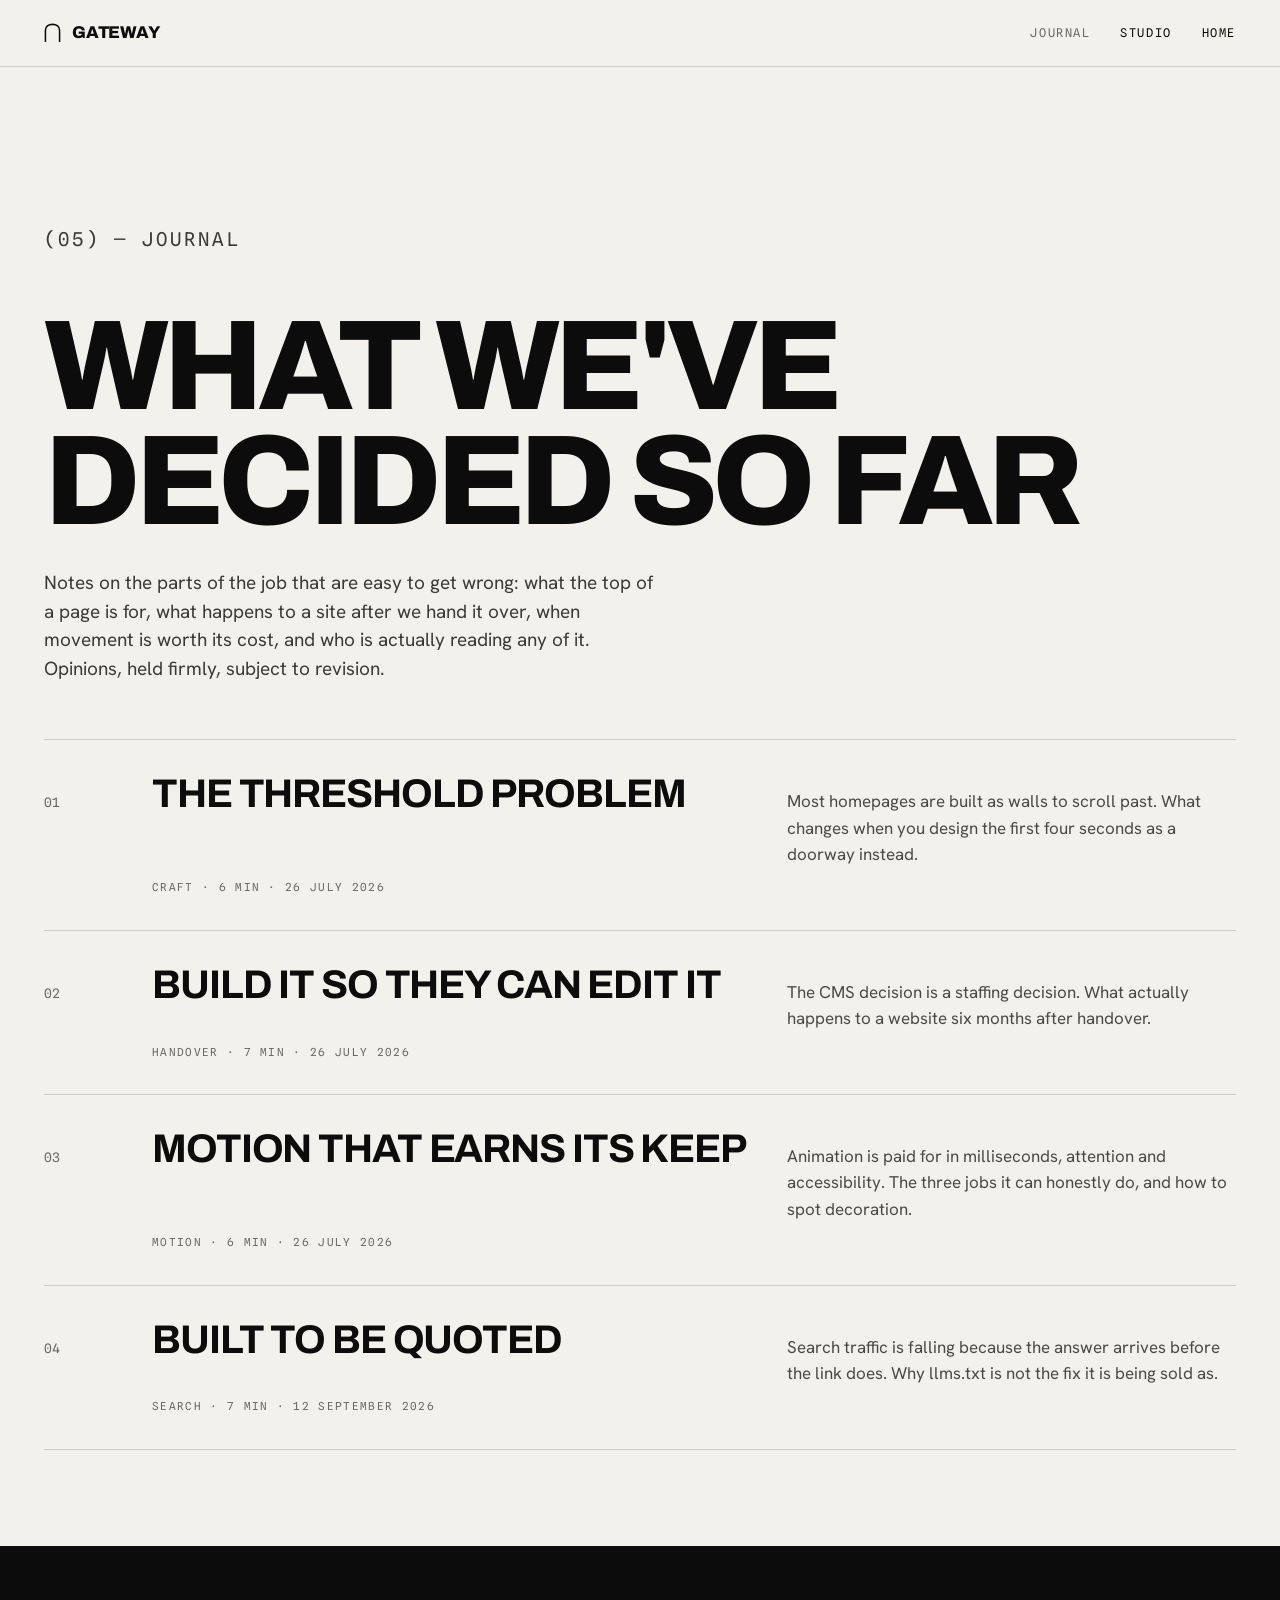
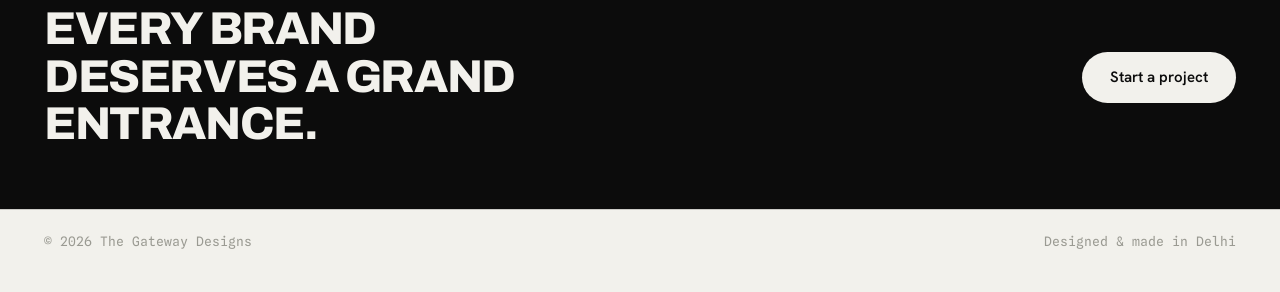
<file: journal/index.html>
<!DOCTYPE html>
<html lang="en">
<head>
<meta charset="utf-8">
<meta name="viewport" content="width=device-width, initial-scale=1">
<title>Journal — The Gateway Designs</title>
<meta name="description" content="Writing from a Delhi design studio on entrances, handover and motion — what we have decided about building websites, and why.">
<meta name="author" content="The Gateway Designs">
<link rel="canonical" href="https://www.thegatewaydesigns.com/journal/">
<meta name="theme-color" content="#f2f1ec">
<link rel="icon" href="/favicon.svg" type="image/svg+xml">
<link rel="alternate icon" href="/favicon-32.png" sizes="32x32" type="image/png">
<link rel="apple-touch-icon" href="/apple-touch-icon.png">
<meta property="og:type" content="website">
<meta property="og:site_name" content="The Gateway Designs">
<meta property="og:title" content="Journal — The Gateway Designs">
<meta property="og:description" content="Writing from a Delhi design studio on entrances, handover and motion.">
<meta property="og:url" content="https://www.thegatewaydesigns.com/journal/">
<meta property="og:image" content="https://www.thegatewaydesigns.com/og-image.jpg">
<meta name="twitter:card" content="summary_large_image">
<meta name="twitter:title" content="Journal — The Gateway Designs">
<meta name="twitter:description" content="Writing from a Delhi design studio on entrances, handover and motion.">
<meta name="twitter:image" content="https://www.thegatewaydesigns.com/og-image.jpg">
<script type="application/ld+json">
{
  "@context": "https://schema.org",
  "@type": "Blog",
  "name": "The Gateway Designs Journal",
  "description": "Writing from a Delhi design studio on entrances, handover and motion.",
  "url": "https://www.thegatewaydesigns.com/journal/",
  "inLanguage": "en",
  "publisher": { "@type": "Organization", "name": "The Gateway Designs", "url": "https://www.thegatewaydesigns.com/" },
  "blogPost": [
    { "@type": "BlogPosting", "headline": "The Threshold Problem", "datePublished": "2026-07-26", "url": "https://www.thegatewaydesigns.com/journal/the-threshold-problem.html" },
    { "@type": "BlogPosting", "headline": "Build It So They Can Edit It", "datePublished": "2026-07-26", "url": "https://www.thegatewaydesigns.com/journal/build-it-so-they-can-edit-it.html" },
    { "@type": "BlogPosting", "headline": "Motion That Earns Its Keep", "datePublished": "2026-07-26", "url": "https://www.thegatewaydesigns.com/journal/motion-that-earns-its-keep.html" }
  ]
}
</script>
<link rel="preconnect" href="https://fonts.googleapis.com">
<link rel="preconnect" href="https://fonts.gstatic.com" crossorigin>
<link href="https://fonts.googleapis.com/css2?family=Archivo:wght@700;800&family=Hanken+Grotesk:wght@400;600&family=Spline+Sans+Mono:wght@400&display=swap" rel="stylesheet">
<link rel="stylesheet" href="/journal/journal.css">
</head>
<body>

<header class="masthead">
  <div class="wrap">
    <a class="wordmark" href="/">
      <svg width="17" height="19" viewBox="0 0 24 26" fill="none" aria-hidden="true"><path d="M2,26 L2,10 C2,4.5 6,1.5 12,1.5 C18,1.5 22,4.5 22,10 L22,26" stroke="#0c0c0c" stroke-width="2.2" stroke-linecap="round"/></svg>
      <span>Gateway</span>
    </a>
    <nav>
      <a href="/journal/" aria-current="page">Journal</a>
      <a href="/" class="hide-sm">Studio</a>
      <a href="/">Home</a>
    </nav>
  </div>
</header>

<main>
  <div class="wrap index-head">
    <p class="kicker">(05) — Journal</p>
    <h1>What we've<br>decided so far</h1>
    <p>Notes on the parts of the job that are easy to get wrong: what the top of a page is for, what happens to a site after we hand it over, when movement is worth its cost, and who is actually reading any of it. Opinions, held firmly, subject to revision.</p>
  </div>

  <div class="wrap">
    <div class="entries">
      <a class="entry" href="/journal/the-threshold-problem.html">
        <span class="no">01</span>
        <h2>The threshold problem</h2>
        <p class="dek">Most homepages are built as walls to scroll past. What changes when you design the first four seconds as a doorway instead.</p>
        <span class="meta">Craft · 6 min · 26 July 2026</span>
      </a>
      <a class="entry" href="/journal/build-it-so-they-can-edit-it.html">
        <span class="no">02</span>
        <h2>Build it so they can edit it</h2>
        <p class="dek">The CMS decision is a staffing decision. What actually happens to a website six months after handover.</p>
        <span class="meta">Handover · 7 min · 26 July 2026</span>
      </a>
      <a class="entry" href="/journal/motion-that-earns-its-keep.html">
        <span class="no">03</span>
        <h2>Motion that earns its keep</h2>
        <p class="dek">Animation is paid for in milliseconds, attention and accessibility. The three jobs it can honestly do, and how to spot decoration.</p>
        <span class="meta">Motion · 6 min · 26 July 2026</span>
      </a>
      <a class="entry" href="/journal/built-to-be-quoted.html">
        <span class="no">04</span>
        <h2>Built to be quoted</h2>
        <p class="dek">Search traffic is falling because the answer arrives before the link does. Why llms.txt is not the fix it is being sold as.</p>
        <span class="meta">Search · 7 min · 12 September 2026</span>
      </a>
    </div>
  </div>

  <section class="cta">
    <div class="wrap">
      <p>Every brand deserves a grand entrance.</p>
      <a class="pill" href="/">Start a project</a>
    </div>
  </section>
</main>

<footer class="colophon">
  <div class="wrap">
    <span>© 2026 The Gateway Designs</span>
    <span>Designed &amp; made in Delhi</span>
  </div>
</footer>

</body>
</html>
</file>
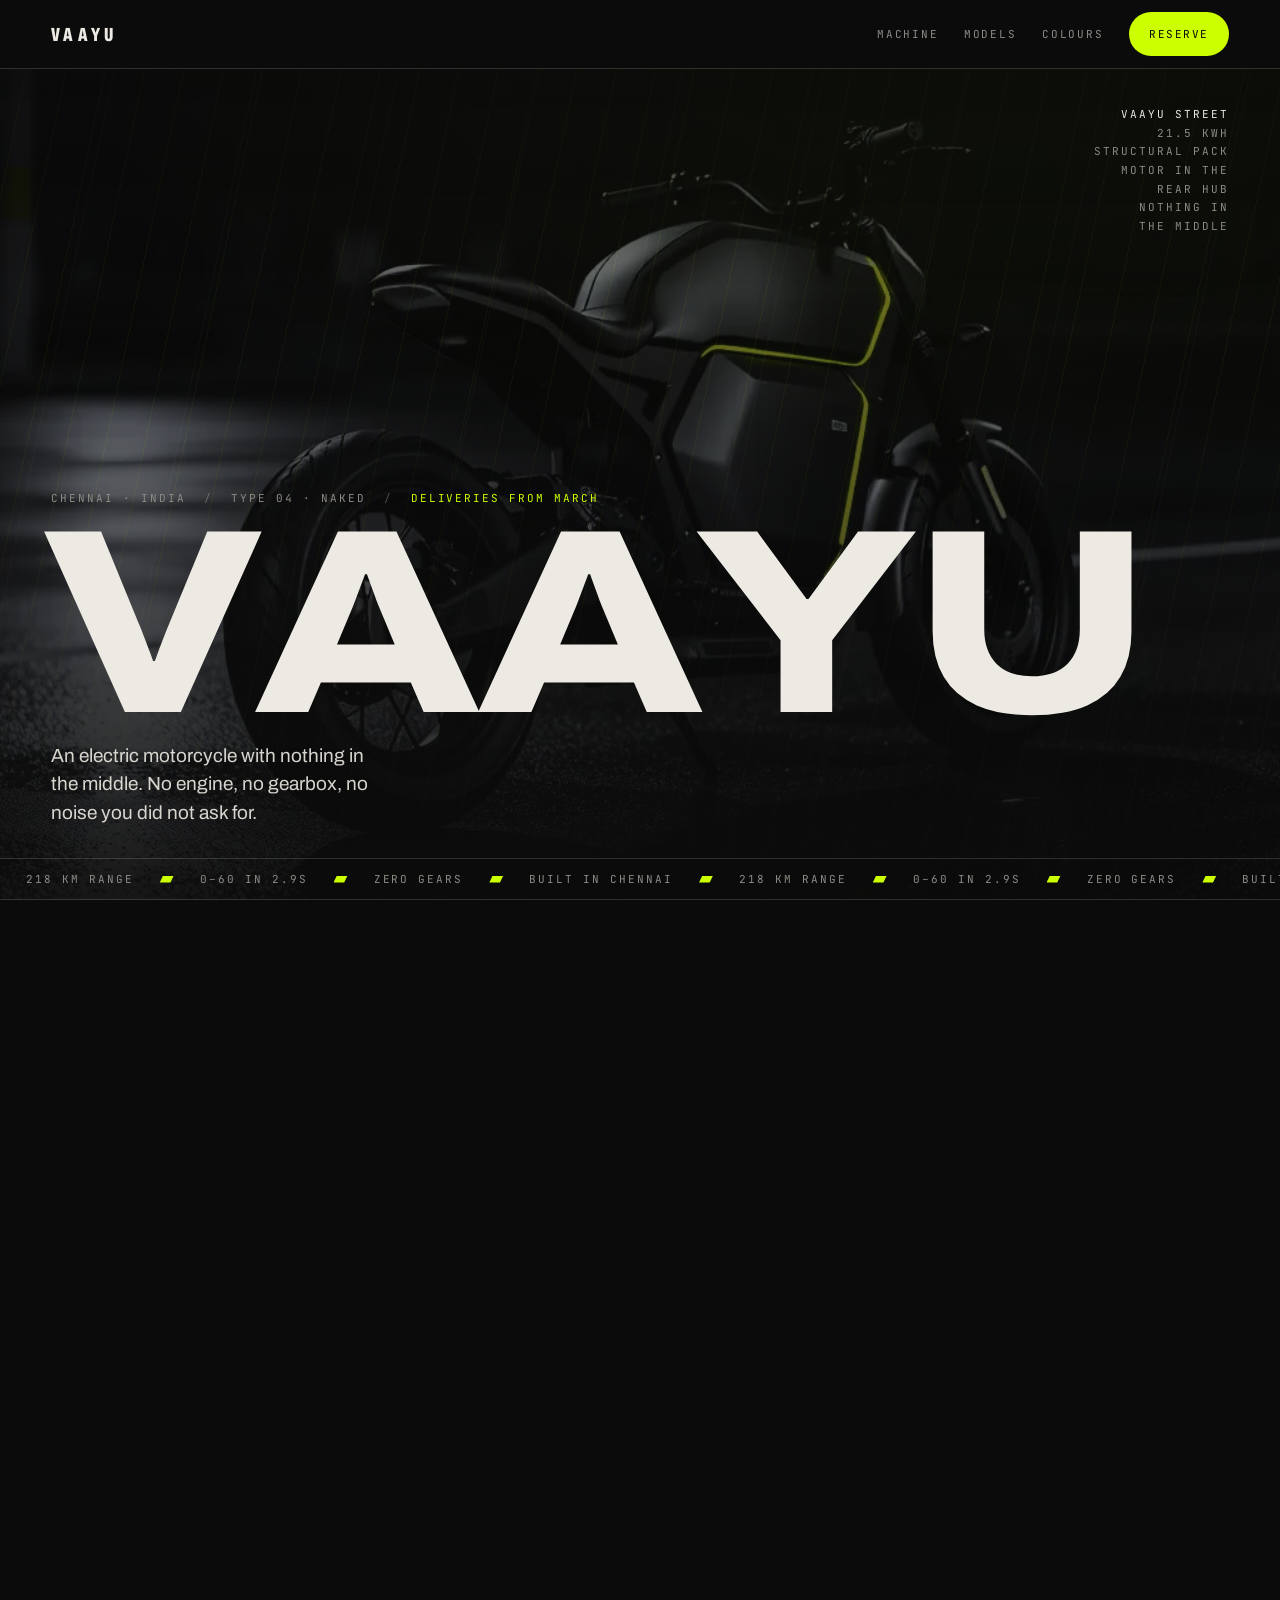
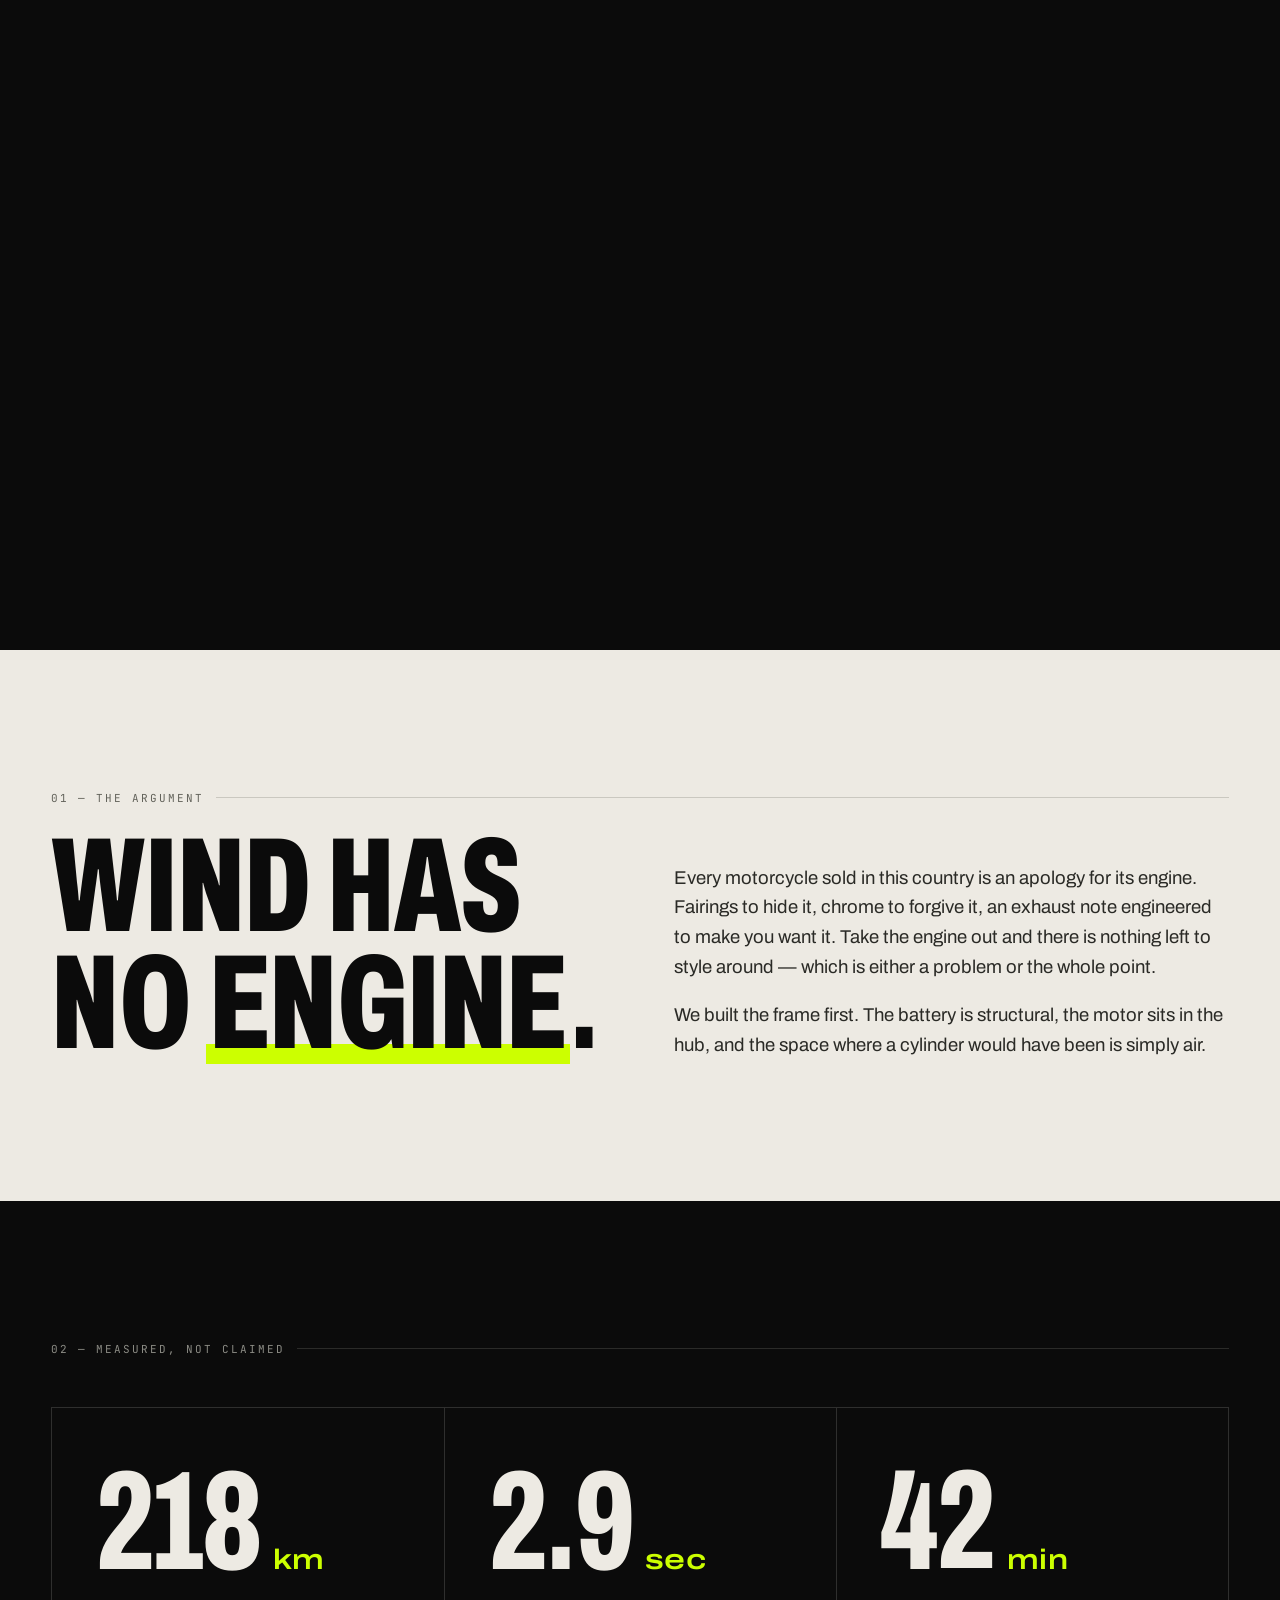
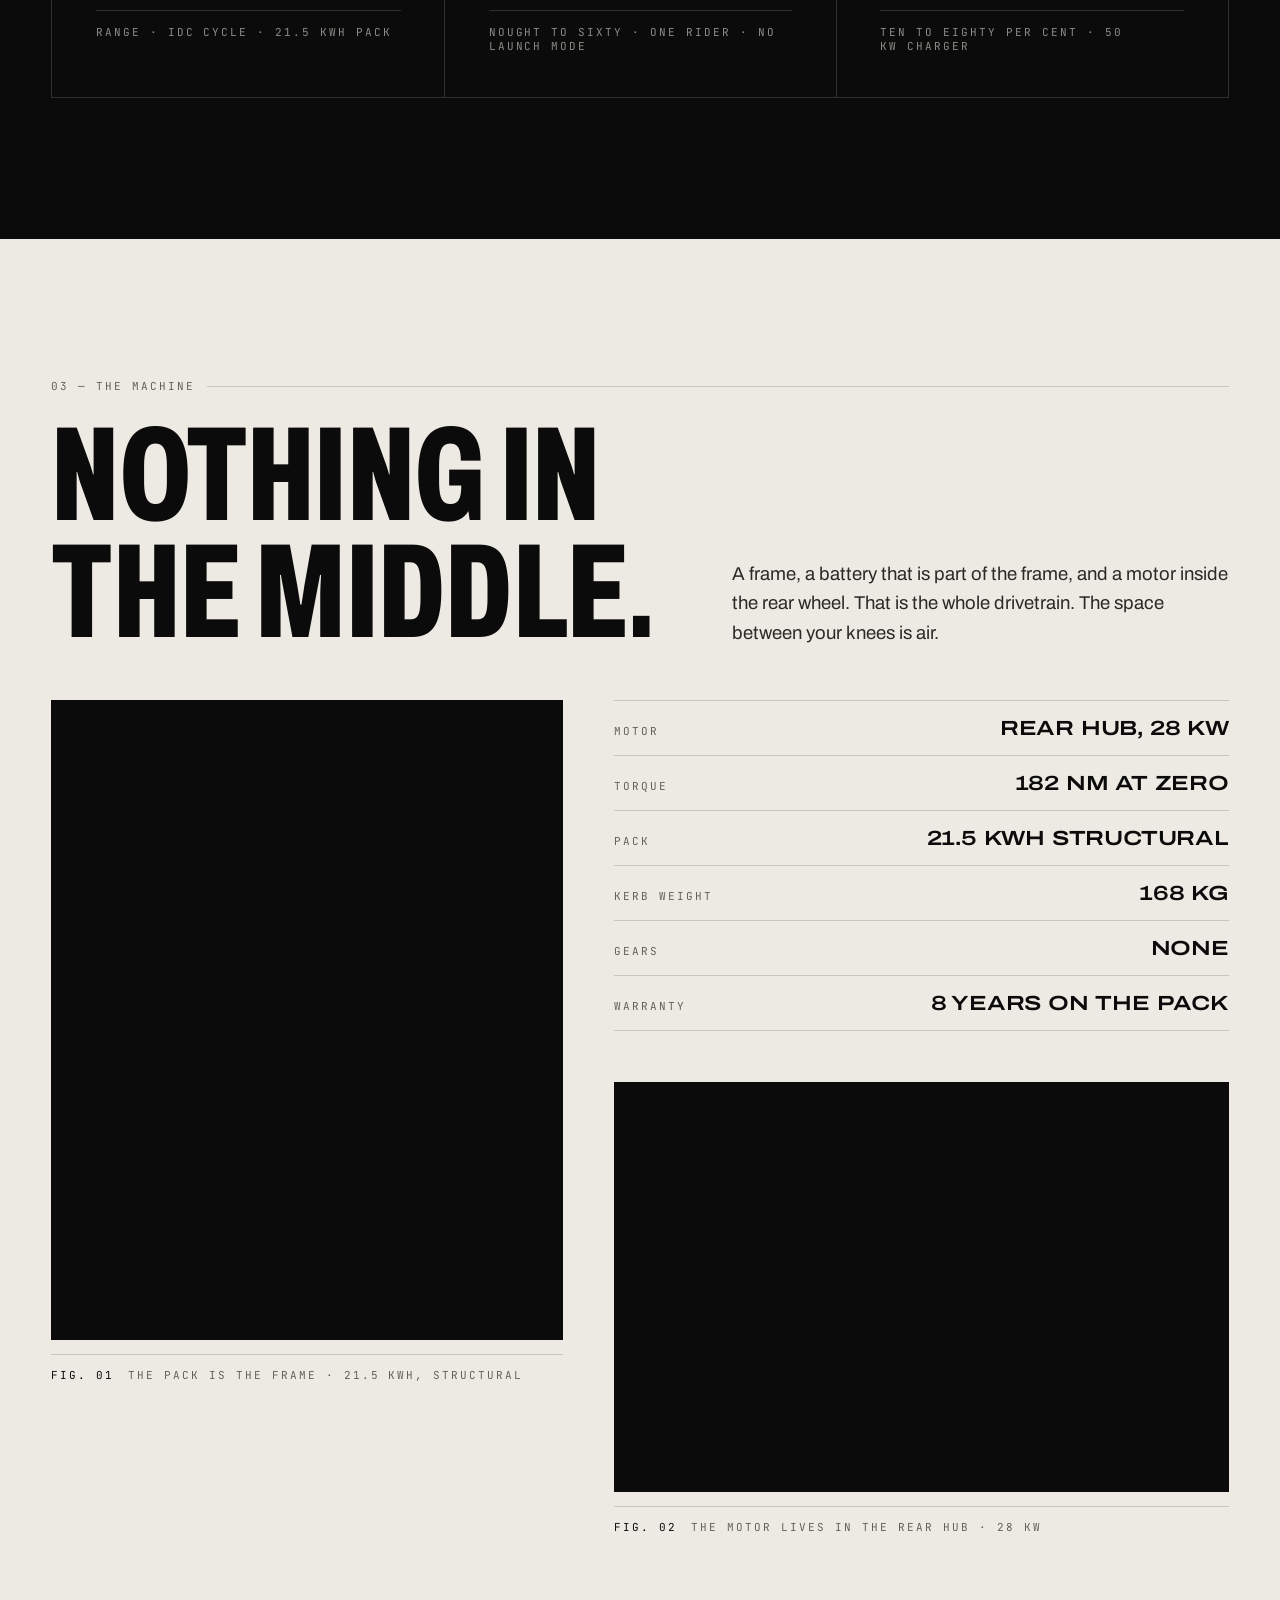
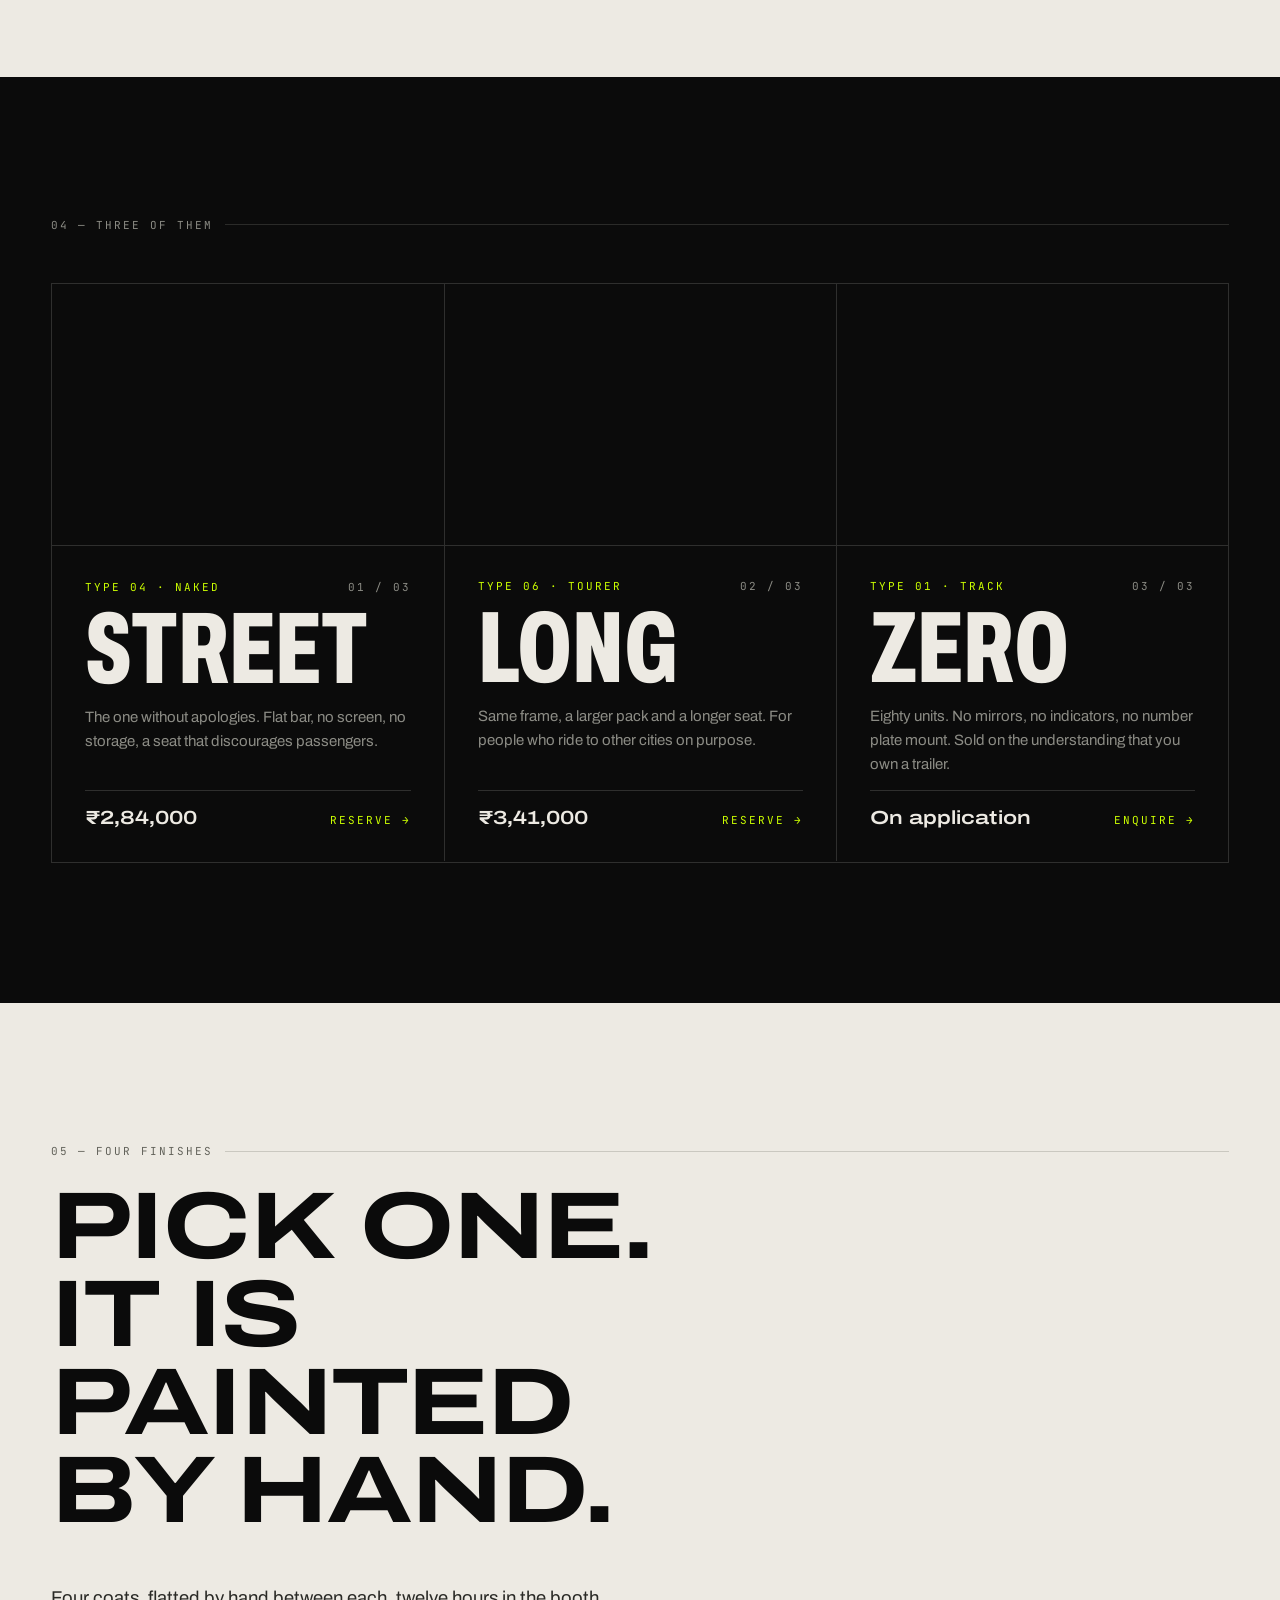
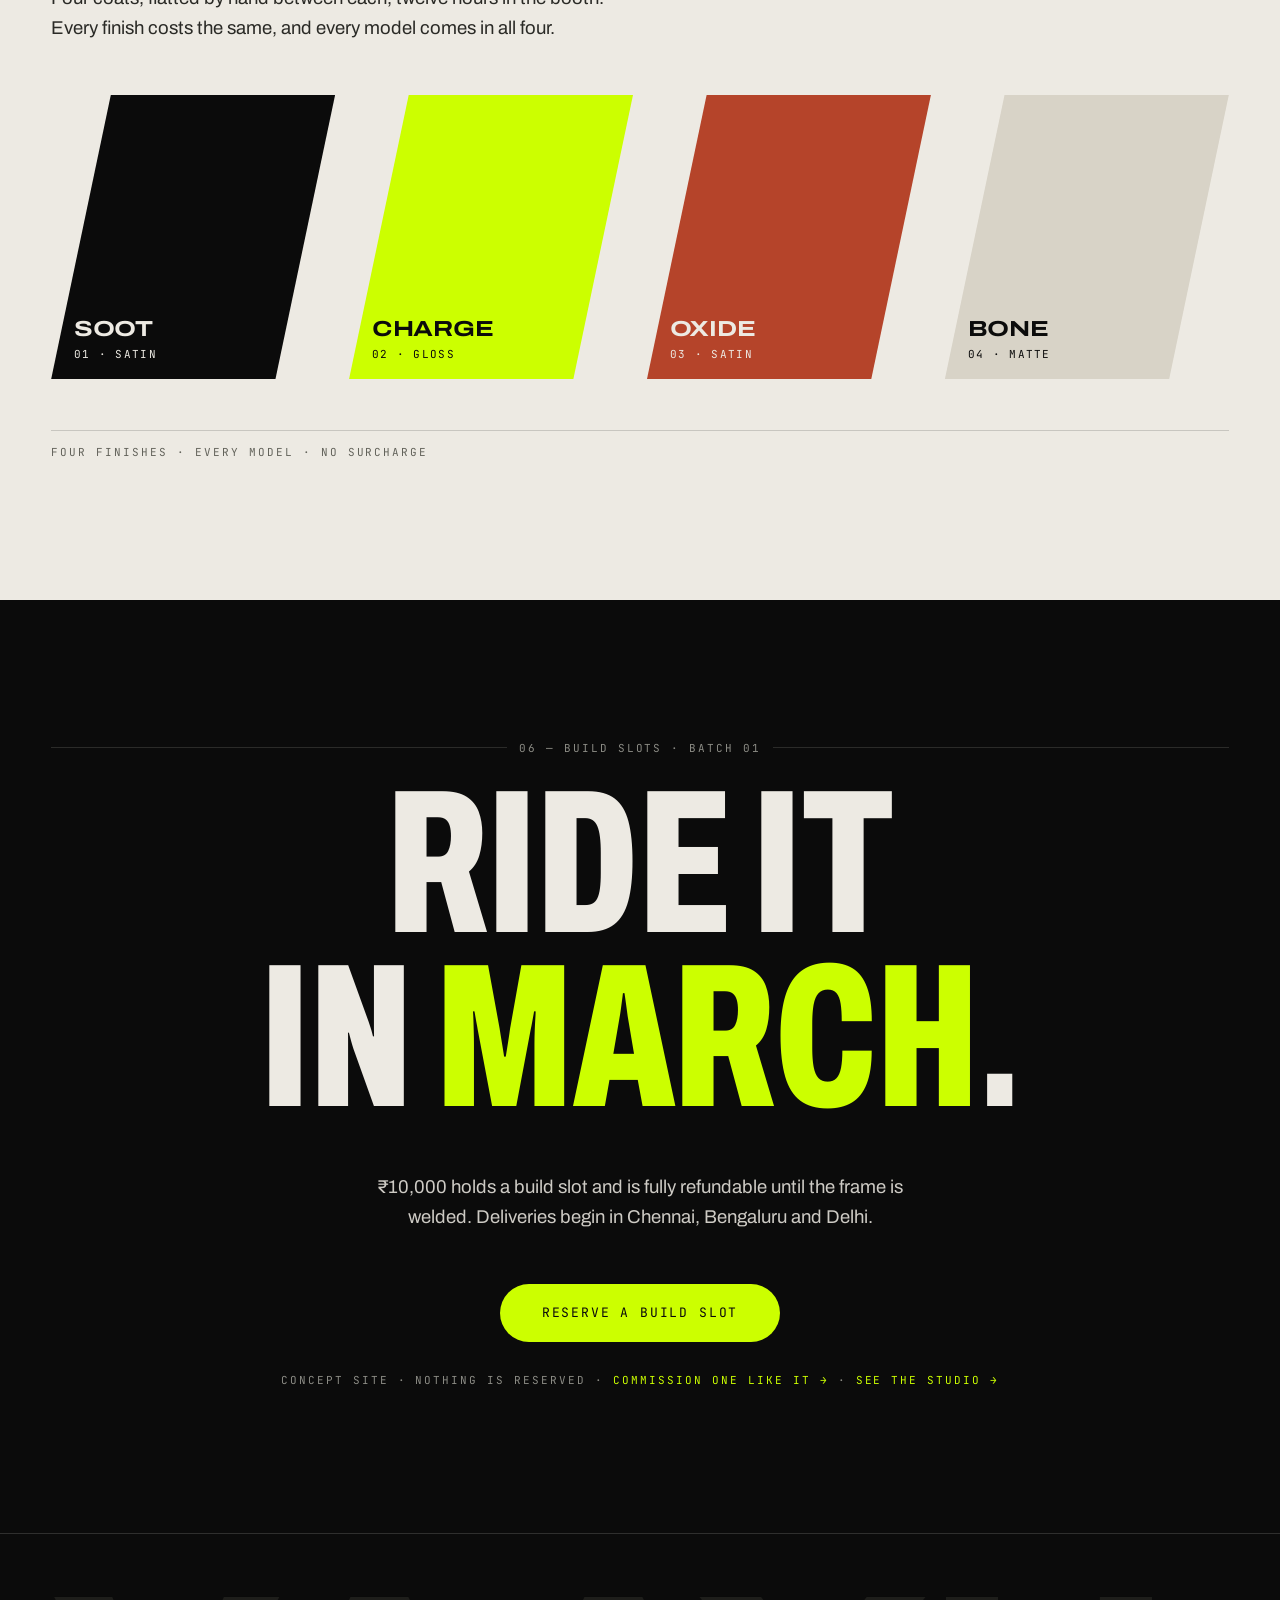
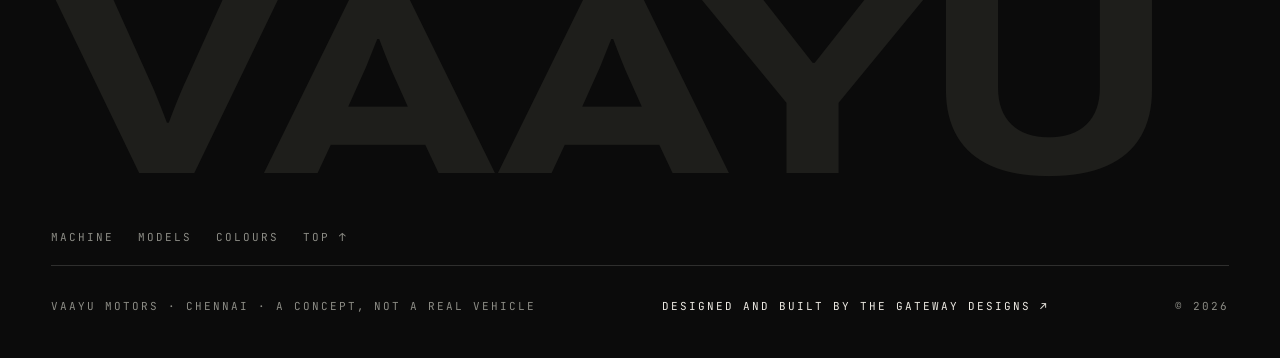
<file: demos/vaayu/index.html>
<!DOCTYPE html>
<html lang="en">
<head>
<meta charset="utf-8">
<meta name="viewport" content="width=device-width, initial-scale=1">
<title>VAAYU — Electric Motorcycle · a Gateway Designs demo</title>
<meta name="description" content="A concept launch site for an electric motorcycle from Chennai: night photography, viewport-scale type moving along a variable font's width axis, and every piece of motion a native CSS scroll timeline, with no JavaScript. Built by The Gateway Designs as a demonstration piece.">
<meta name="robots" content="noindex, follow">
<meta name="theme-color" content="#0B0B0B">
<link rel="icon" href="/favicon.svg" type="image/svg+xml">
<link rel="alternate icon" href="/favicon-32.png" sizes="32x32" type="image/png">
<link rel="preconnect" href="https://fonts.googleapis.com">
<link rel="preconnect" href="https://fonts.gstatic.com" crossorigin>
<link href="https://fonts.googleapis.com/css2?family=Archivo:wdth,wght@62..125,100..900&family=JetBrains+Mono:wght@400;500&display=swap" rel="stylesheet">
<link rel="preload" as="image" href="media/plate-poster-707d094a.webp" fetchpriority="high">
<style>
/* ═══════════════════════════════════════════════════════════════════════
   VAAYU — zero JavaScript.

   Every piece of motion on this page is a CSS scroll timeline. No GSAP, no
   ScrollTrigger, no IntersectionObserver, no framework, no runtime.

   Everything animated sits inside @supports (animation-timeline: view()) and
   prefers-reduced-motion: no-preference. A browser without scroll timelines,
   or a visitor who asks for less motion, gets the finished page standing
   still. The animation is the layer on top, never a prerequisite.

   The type system lives at the two ends of Archivo's width axis: wdth 62,
   tall and narrow, for statements and figures; wdth 125, wide and flat, for
   names and the colour section. Nothing display-sized sits in between.
   ═══════════════════════════════════════════════════════════════════════ */

/* Registered so they interpolate: the wordmark's base width and each
   letter's gust are added together into font-stretch. */
@property --w{syntax:'<number>';inherits:true;initial-value:118}
@property --g{syntax:'<number>';inherits:false;initial-value:0}

:root{
  --ink:#0B0B0B;
  --bone:#EDEAE3;
  --lime:#CCFF00;
  --ash-on-ink:#8C8C85;   /* 5.7:1 on ink  */
  --ash-on-bone:#62625A;  /* 4.9:1 on bone */
  --rule-ink:rgba(237,234,227,.16);
  --rule-bone:rgba(11,11,11,.16);
  --gut:clamp(18px,4vw,56px);
  --hdr:69px;
  --s1:clamp(10px,.9vw,14px);
  --s2:clamp(20px,2vw,32px);
  --s3:clamp(36px,4vw,64px);
  --s4:clamp(96px,11vw,176px);
  --ease:cubic-bezier(.2,.8,.2,1);
}
*{box-sizing:border-box;}
html{background:var(--ink);scroll-padding-top:var(--hdr);}
body{
  margin:0;background:var(--ink);color:var(--bone);
  font-family:Archivo,'Helvetica Neue',Helvetica,Arial,sans-serif;
  font-variation-settings:'wdth' 100,'wght' 400;
  -webkit-font-smoothing:antialiased;
  overflow-x:clip;
}
a{color:inherit;text-decoration:none;}
:focus-visible{outline:2px solid var(--lime);outline-offset:3px;}
::selection{background:var(--lime);color:var(--ink);}
h1,h2,h3{margin:0;text-wrap:balance;}
p{text-wrap:pretty;}
img{display:block;max-width:100%;height:auto;}
figure{margin:0;}
.vh{position:absolute;width:1px;height:1px;overflow:hidden;clip-path:inset(50%);white-space:nowrap;}

.mono{font-family:'JetBrains Mono',ui-monospace,SFMono-Regular,Menlo,monospace;
  font-size:11px;letter-spacing:.18em;text-transform:uppercase;}
.wrap{max-width:1560px;margin:0 auto;padding-inline:var(--gut);}
/* <body> is .ink too, so every bone band is also inside an .ink ancestor.
   Both selectors match with equal weight; the .bone rules must come last. */
.ink  .mono{color:var(--ash-on-ink);}
.bone{background:var(--bone);color:var(--ink);}
.bone .mono{color:var(--ash-on-bone);}

/* ── header ──────────────────────────────────────────────────────────── */
/* Solid ink, not frosted: a translucent header over the bone bands reads as
   a grey slab and drops the nav below contrast. 12 + 44 + 12 + 1 = --hdr. */
header{
  position:fixed;inset:0 0 auto 0;z-index:80;
  display:flex;align-items:center;justify-content:space-between;gap:14px;
  padding:12px var(--gut);background:var(--ink);
  border-bottom:1px solid var(--rule-ink);
}
header::after{content:"";position:absolute;left:0;right:0;bottom:-1px;height:1px;
  background:var(--lime);transform-origin:left;transform:scaleX(0);}
header .mark{font-variation-settings:'wdth' 62,'wght' 800;
  font-size:19px;letter-spacing:.22em;text-transform:uppercase;}
header nav{display:flex;align-items:center;gap:clamp(14px,2vw,30px);}
header nav a{font-family:'JetBrains Mono',ui-monospace,monospace;
  font-size:11px;letter-spacing:.16em;text-transform:uppercase;color:var(--ash-on-ink);
  transition:color .2s ease;}
header nav a:hover{color:var(--bone);}
.pill{
  display:inline-flex;align-items:center;min-height:44px;padding:0 20px;
  background:var(--lime);color:var(--ink);
  font-family:'JetBrains Mono',ui-monospace,monospace;font-weight:500;
  font-size:11px;letter-spacing:.14em;text-transform:uppercase;
  border-radius:999px;white-space:nowrap;transition:background .2s ease;
}
header nav a.pill{color:var(--ink);}
.pill:hover{background:var(--bone);}

/* ── hero ────────────────────────────────────────────────────────────── */
/* #top is the scroll track and .stage the frame. At rest (and without scroll
   timelines) the stage is simply a full-height hero. With them, #top grows
   and the stage pins while the gust crosses it. */
#top{position:relative;background:var(--ink);}
.stage{position:relative;min-height:100svh;display:flex;flex-direction:column;
  justify-content:flex-end;overflow:clip;}

/* The wind field: drawn in CSS and the hero's real background. If the plate
   below is missing or cannot decode, this is what shows, and it is meant to. */
.field{position:absolute;inset:-20% -10%;z-index:0;pointer-events:none;
  background:
    repeating-linear-gradient(102deg, transparent 0 38px, rgba(204,255,0,.09) 38px 39px),
    repeating-linear-gradient(102deg, transparent 0 140px, rgba(237,234,227,.06) 140px 141px),
    radial-gradient(120% 90% at 78% 8%, rgba(204,255,0,.10) 0%, transparent 55%),
    radial-gradient(120% 100% at 12% 92%, rgba(237,234,227,.07) 0%, transparent 60%);
  transform:skewY(-4deg);
}
/* The plate: one generated still of the bike, animated from its depth map
   into a seamless 6s loop of rain. Luminosity at low opacity lends the field
   its light and shape without laying a second picture over the wordmark. */
#herovid{position:absolute;inset:0;z-index:1;width:100%;height:100%;
  object-fit:cover;object-position:52% 50%;background:transparent;opacity:.45;
  mix-blend-mode:luminosity;pointer-events:none;transform-origin:56% 52%;}
/* iOS will not autoplay any video in Low Power Mode, muted or not, and draws
   its own play button over the frame instead. The plate is decoration with
   no controls, so hide that button: the poster stands in. */
#herovid::-webkit-media-controls,
#herovid::-webkit-media-controls-start-playback-button,
#herovid::-webkit-media-controls-overlay-play-button{display:none !important;-webkit-appearance:none;}
/* The gust: a band of light leaning 12°, with a lime leading edge. Only the
   pinned stage shows it; at rest it is invisible. */
.gust{position:absolute;z-index:2;top:-12%;bottom:-12%;left:0;width:34vw;
  pointer-events:none;opacity:0;mix-blend-mode:screen;
  background:linear-gradient(90deg,transparent 0%,rgba(237,234,227,.05) 35%,rgba(237,234,227,.13) 72%,rgba(237,234,227,.22) 100%);
  transform:translateX(-42vw) skewX(-12deg);}
.gust::after{content:"";position:absolute;top:0;bottom:0;right:0;width:2px;
  background:var(--lime);box-shadow:0 0 22px 2px rgba(204,255,0,.55);}
.vignette{position:absolute;inset:0;z-index:3;pointer-events:none;
  background:linear-gradient(to bottom, rgba(11,11,11,.7) 0%, rgba(11,11,11,.14) 32%, rgba(11,11,11,.3) 58%, rgba(11,11,11,.9) 100%);}

.hero-inner{position:relative;z-index:4;width:100%;padding-block:clamp(84px,14svh,112px) 0;}
.hero-meta{display:flex;flex-wrap:wrap;gap:10px 0;color:var(--ash-on-ink);
  margin:0;padding-block:0 clamp(14px,2vh,24px);}
.hero-meta span+span::before{content:"/";margin-inline:18px;color:rgba(237,234,227,.3);}
.hero-meta b{color:var(--lime);font-weight:500;}
.pass-cap{position:absolute;z-index:4;right:var(--gut);top:calc(var(--hdr) + clamp(22px,4vh,40px));
  margin:0;text-align:right;color:var(--ash-on-ink);max-width:24ch;line-height:1.7;}
.pass-cap b{display:block;color:var(--bone);font-weight:500;}

/* Kinetic wordmark. Each letter's font-stretch is the word's width (--w)
   plus its own gust (--g). font-variation-settings is reset to normal here,
   because the body's explicit wdth would otherwise override font-stretch. */
h1.wordmark{
  font-size:min(20.5vw,330px);line-height:.78;white-space:nowrap;
  text-transform:uppercase;font-variation-settings:normal;font-weight:800;
  letter-spacing:-.03em;margin:0 0 clamp(8px,1.6vh,18px) -.04em;
}
.wm i{font-style:normal;font-stretch:calc((var(--w) + var(--g)) * 1%);}
.wm i:nth-child(2),.wm i:nth-child(4){margin-left:-.02em;}
.hero-sub{max-width:30ch;font-size:clamp(15px,1.5vw,19px);line-height:1.5;
  color:var(--bone);opacity:.9;margin:0 0 clamp(22px,3.4vh,40px);}

/* spec ticker: the separator is the gust's 12° lean */
.ticker{position:relative;z-index:4;border-block:1px solid var(--rule-ink);
  overflow:hidden;padding-block:13px;}
.ticker-run{display:flex;align-items:center;width:max-content;}
.ticker-run span{padding-inline:26px;color:var(--ash-on-ink);white-space:nowrap;}
.ticker-run .tick{padding:0;width:14px;height:7px;background:var(--lime);
  clip-path:polygon(24% 0,100% 0,76% 100%,0 100%);}

/* ── section furniture ───────────────────────────────────────────────── */
section{position:relative;}
.band{padding-block:var(--s4);}
.eyebrow{display:flex;align-items:center;gap:12px;margin:0 0 var(--s2);}
.eyebrow::after{content:"";flex:1;height:1px;background:currentColor;opacity:.25;}
.eyebrow--c{justify-content:center;}
.eyebrow--c::before{content:"";flex:1;height:1px;background:currentColor;opacity:.25;}

.statement{font-variation-settings:'wdth' 62,'wght' 800;
  font-size:clamp(56px,11vw,190px);line-height:.84;letter-spacing:-.005em;
  text-transform:uppercase;}
.statement .lime{color:var(--lime);}
/* On bone, lime text fails contrast; keep the brand hex as an underbar. */
.bone .statement .lime{color:var(--ink);
  background:linear-gradient(var(--lime),var(--lime)) 0 90% / 100% .15em no-repeat;
  padding-inline:.02em;}
/* A statement line rises from behind its own baseline, so a paused reveal
   shows whole lines, never glyphs cut in half. overflow:clip is not a scroll
   container, so view() still tracks the page. */
.ln{display:block;overflow:clip;overflow-clip-margin:.08em;white-space:nowrap;
  padding-block:.03em .09em;margin-block:-.03em -.09em;}
.ln>span{display:block;}

.lede{max-width:52ch;font-size:clamp(16px,1.45vw,20px);line-height:1.6;margin:var(--s3) 0 0;}
.ink .lede{color:rgba(237,234,227,.86);}
.bone .lede{color:#2A2A26;}

/* Statement left, copy right, bottom-aligned; the statement column is sized
   to its own content so no line ever clips. */
.head{display:grid;gap:var(--s2);}
@media(min-width:1024px){
  .head{grid-template-columns:max-content minmax(28ch,1fr);column-gap:clamp(40px,6vw,110px);align-items:end;}
  .head .statement{font-size:min(10.5vw,150px);}
  .head .lede{margin-top:0;}
  .head .lede+.lede{margin-top:1em;}
}

/* ── numbers ─────────────────────────────────────────────────────────── */
.figures{display:grid;grid-template-columns:repeat(3,1fr);
  border:1px solid var(--rule-ink);margin-top:var(--s3);}
.fig{padding:clamp(22px,3.4vw,48px);view-timeline:--fig block;}
.fig+.fig{border-left:1px solid var(--rule-ink);}
.fig .n{display:flex;align-items:baseline;gap:.08em;
  font-variation-settings:'wdth' 62,'wght' 800;
  font-size:clamp(88px,11vw,170px);line-height:1;letter-spacing:-.01em;}
.fig .n .num{display:inline-flex;align-items:flex-start;height:1em;line-height:1;}
.fig .n .unit{font-size:.2em;letter-spacing:.02em;color:var(--lime);
  font-variation-settings:'wdth' 125,'wght' 600;}
/* A digit that rolls 0→9 on scroll and lands on its real value (--d). The
   mask is overflow:clip, not hidden: hidden would make .odo a scroll
   container and freeze its timeline. */
.odo{display:block;height:1em;overflow:clip;}
.odo i{display:block;font-style:normal;line-height:1;transform:translateY(calc(var(--d) * -10%));}
.fig .l{margin:18px 0 0;padding-top:14px;border-top:1px solid var(--rule-ink);}

/* ── machine ─────────────────────────────────────────────────────────── */
.machine{display:grid;gap:var(--s3);margin-top:var(--s3);}
@media(min-width:900px){
  .machine{grid-template-columns:minmax(0,5fr) minmax(0,6fr);align-items:start;}
}
.plate{margin:0;}
.plate .frame{position:relative;overflow:clip;background:var(--ink);}
.plate img{width:100%;height:100%;object-fit:cover;}
.plate--tall .frame{aspect-ratio:4/5;}
.plate--wide .frame{aspect-ratio:3/2;}
.plate figcaption{display:flex;gap:14px;align-items:baseline;margin-top:14px;
  padding-top:12px;border-top:1px solid var(--rule-bone);line-height:1.6;}
.plate figcaption b{color:var(--ink);font-weight:500;white-space:nowrap;}
.machine-side{display:grid;gap:var(--s3);}
.specs{display:flex;flex-direction:column;}
.spec-row{display:grid;grid-template-columns:1fr auto;gap:6px 18px;
  padding-block:16px;border-top:1px solid var(--rule-bone);align-items:baseline;}
.spec-row:last-child{border-bottom:1px solid var(--rule-bone);}
.spec-row .k{color:var(--ash-on-bone);}
.spec-row .v{font-variation-settings:'wdth' 125,'wght' 600;font-size:clamp(16px,1.6vw,21px);
  text-transform:uppercase;letter-spacing:-.01em;}

/* ── models ──────────────────────────────────────────────────────────── */
.models{display:grid;grid-template-columns:repeat(3,1fr);
  border:1px solid var(--rule-ink);margin-top:var(--s3);}
.model{position:relative;display:flex;flex-direction:column;container-type:inline-size;
  background:var(--ink);transition:background .35s ease;}
.model+.model{border-left:1px solid var(--rule-ink);}
.model:hover{background:#121210;}
.shot{position:relative;aspect-ratio:3/2;overflow:clip;background:var(--ink);
  border-bottom:1px solid var(--rule-ink);}
.shot img{width:100%;height:100%;object-fit:cover;transition:scale .9s var(--ease);}
.model:hover .shot img{scale:1.04;}
.model .cell{flex:1;display:flex;flex-direction:column;gap:14px;padding:clamp(22px,2.6vw,38px);}
.model .tag{display:flex;justify-content:space-between;gap:12px;margin:0;color:var(--lime);}
.model .tag span+span{color:var(--ash-on-ink);}
.model h3{font-variation-settings:'wdth' 62,'wght' 800;
  font-size:clamp(56px,26cqi,112px);line-height:.82;letter-spacing:0;text-transform:uppercase;}
.model .desc{margin:0;color:var(--ash-on-ink);font-size:15px;line-height:1.6;flex:1;}
.model .foot{display:flex;align-items:baseline;justify-content:space-between;
  gap:12px;padding-top:16px;border-top:1px solid var(--rule-ink);}
.model .price{font-variation-settings:'wdth' 125,'wght' 600;font-size:19px;}
.model .go{color:var(--lime);padding-block:14px;margin-block:-14px;}
.model .go::after{content:"";position:absolute;inset:0;}   /* the whole card is the link */
.model:focus-within{outline:2px solid var(--lime);outline-offset:-2px;}
.model .go:focus-visible{outline:none;}

/* ── colours ─────────────────────────────────────────────────────────── */
#colours .statement{font-variation-settings:'wdth' 125,'wght' 700;
  font-size:clamp(40px,7.4vw,130px);line-height:.9;letter-spacing:-.02em;}
/* Die-cut chips on the gust's lean: parallel slanted edges, constant gutters. */
.swatches{display:grid;grid-template-columns:repeat(4,1fr);gap:14px;
  margin-top:var(--s3);view-timeline:--sw block;}
.sw{aspect-ratio:1/1;background:var(--bg);color:var(--fg);
  clip-path:polygon(21% 0,100% 0,79% 100%,0 100%);
  display:flex;flex-direction:column;justify-content:flex-end;gap:6px;
  padding:16px 26% 18px 8%;}
.sw-name{font-variation-settings:'wdth' 125,'wght' 700;font-size:clamp(17px,1.7vw,26px);
  line-height:1;text-transform:uppercase;letter-spacing:-.01em;}
.bone .sw .sw-code{color:var(--fg);letter-spacing:.12em;}
.sw-note{margin:var(--s3) 0 0;padding-top:14px;border-top:1px solid var(--rule-bone);}

/* ── reserve ─────────────────────────────────────────────────────────── */
.reserve{text-align:center;}
.reserve .statement{font-size:clamp(72px,16vw,280px);line-height:.82;}
.reserve .lede{margin-inline:auto;}
.big-pill{display:inline-flex;align-items:center;min-height:58px;margin-top:var(--s3);
  background:var(--lime);color:var(--ink);padding:0 42px;border-radius:999px;
  font-family:'JetBrains Mono',ui-monospace,monospace;font-size:13px;font-weight:500;
  letter-spacing:.14em;text-transform:uppercase;transition:background .2s ease;}
.big-pill:hover{background:var(--bone);}
.concept{margin:26px 0 0;line-height:2.2;}
.concept a{color:var(--lime);padding-block:12px;}
.concept a:hover{color:var(--bone);}

/* ── footer ──────────────────────────────────────────────────────────── */
footer{border-top:1px solid var(--rule-ink);padding-block:clamp(38px,6vh,72px) 30px;}
.foot-mark{font-variation-settings:normal;font-weight:800;font-stretch:125%;
  font-size:min(20vw,320px);line-height:.78;letter-spacing:-.02em;white-space:nowrap;
  text-transform:uppercase;color:#1E1E1B;margin-bottom:clamp(20px,3vh,40px);}
.foot-nav{display:flex;flex-wrap:wrap;gap:0 24px;margin-bottom:6px;}
.foot-nav a{display:inline-flex;align-items:center;min-height:44px;color:var(--ash-on-ink);transition:color .2s ease;}
.foot-rows{display:flex;flex-wrap:wrap;gap:12px 30px;justify-content:space-between;align-items:center;
  color:var(--ash-on-ink);border-top:1px solid var(--rule-ink);padding-top:18px;}
.foot-rows .credit{color:var(--bone);display:inline-flex;align-items:center;min-height:44px;transition:color .2s ease;}
.foot-nav a:hover,.foot-rows .credit:hover{color:var(--lime);}

/* ═══ motion ══════════════════════════════════════════════════════════ */
@keyframes rise{from{opacity:0;transform:translateY(28px);}}
@keyframes lineup{from{transform:translateY(118%);}}
@keyframes squeeze{from{--w:118;letter-spacing:-.03em;}to{--w:62;letter-spacing:.04em;}}
@keyframes gust{0%,100%{--g:0;color:var(--bone);}46%,54%{--g:30;color:var(--lime);}}
@keyframes sweep{from{transform:translateX(-42vw) skewX(-12deg);}to{transform:translateX(112vw) skewX(-12deg);}}
@keyframes lift{to{opacity:0;transform:translateY(-36px);}}
@keyframes dolly{from{transform:scale(1);}to{transform:scale(1.08);}}
@keyframes drift{from{transform:skewY(-4deg) translate3d(0,0,0);}
                 to  {transform:skewY(-4deg) translate3d(-140px,-60px,0);}}
@keyframes roll{from{transform:translateY(0);}}
@keyframes marquee{from{transform:translate3d(0,0,0);}to{transform:translate3d(-50%,0,0);}}
@keyframes growline{from{transform:scaleX(0);}to{transform:scaleX(1);}}
@keyframes settle{from{transform:scale(1.14);}}
@keyframes curtain{from{transform:scaleY(1);}to{transform:scaleY(0);}}
@keyframes pour{from{clip-path:polygon(21% 0,21% 0,0 100%,0 100%);}}
@keyframes unsqueeze{from{font-stretch:62%;letter-spacing:.06em;}}

@media (prefers-reduced-motion: no-preference){
  .ticker-run{animation:marquee 38s linear infinite;}

  @supports (animation-timeline: view()) and (view-timeline-name: --a){
    header::after{animation:growline linear both;animation-timeline:scroll(root);}

    /* Entrances finish while an element is still low on screen. */
    [data-rise]{animation:rise var(--ease) both;animation-timeline:view();
      animation-range:entry 0% entry 80%;}
    .ln>span{animation:lineup cubic-bezier(.2,.85,.25,1) both;animation-timeline:view();
      animation-range:entry 10% entry 100%;}

    /* Figures arrive left to right and each odometer lands on its digit. */
    .figures{view-timeline:--figs block;}
    .fig{animation:rise var(--ease) both;animation-timeline:--figs;}
    .fig:nth-child(1){animation-range:entry 0% entry 55%;}
    .fig:nth-child(2){animation-range:entry 12% entry 67%;}
    .fig:nth-child(3){animation-range:entry 24% entry 79%;}
    .odo i{animation:roll cubic-bezier(.15,.6,.2,1) both;animation-timeline:--fig;
      animation-range:entry 100% cover 50%;}
    .fig:nth-child(2) .odo i{animation-range:entry 100% cover 56%;}
    .fig:nth-child(3) .odo i{animation-range:entry 100% cover 62%;}

    /* Photographs settle inside their frames as an ink curtain lifts. */
    .shot img,.plate img{animation:settle var(--ease) both;animation-timeline:view();
      animation-range:entry 0% cover 55%;}
    .shot::after,.plate .frame::after{content:"";position:absolute;inset:0;background:var(--ink);
      transform-origin:bottom;animation:curtain var(--ease) both;animation-timeline:view();
      animation-range:entry 0% entry 90%;}

    /* Model cards arrive with a cadence on wide screens. */
    @media(min-width:821px){
      .models{view-timeline:--models block;}
      .model{animation:rise var(--ease) both;animation-timeline:--models;}
      .model:nth-child(1){animation-range:entry 0% entry 55%;}
      .model:nth-child(2){animation-range:entry 12% entry 67%;}
      .model:nth-child(3){animation-range:entry 24% entry 79%;}
    }
    @media(max-width:820px){
      .model{animation:rise var(--ease) both;animation-timeline:view();animation-range:entry 0% entry 60%;}
    }

    /* Colour chips pour in one after another along the lean. */
    .sw{animation:pour cubic-bezier(.3,.7,.1,1) both;animation-timeline:--sw;}
    .sw:nth-child(1){animation-range:entry 0% entry 55%;}
    .sw:nth-child(2){animation-range:entry 12% entry 67%;}
    .sw:nth-child(3){animation-range:entry 24% entry 79%;}
    .sw:nth-child(4){animation-range:entry 36% entry 91%;}

    /* The footer wordmark widens back out: the hero's squeeze, reversed. */
    .foot-mark{animation:unsqueeze var(--ease) both;animation-timeline:view();
      animation-range:entry 0% entry 100%;}
  }
}

/* The gust. Pinned only where there is room for it: short landscape screens
   keep the plain hero rather than a stage the header would crowd. */
@media (prefers-reduced-motion: no-preference) and (min-height: 521px){
  @supports (animation-timeline: view()) and (view-timeline-name: --a){
    #top{height:250svh;view-timeline:--pass block;}
    .stage{position:sticky;top:0;height:100svh;min-height:0;}
    #herovid{animation:dolly linear both;animation-timeline:--pass;animation-range:contain 0% contain 100%;}
    .field{animation:drift linear both;animation-timeline:--pass;animation-range:contain 0% contain 100%;}
    .hero-meta,.hero-sub{animation:lift linear both;animation-timeline:--pass;animation-range:contain 2% contain 16%;}
    h1.wordmark{animation:squeeze linear both;animation-timeline:--pass;animation-range:contain 0% contain 62%;}
    .gust{opacity:1;animation:sweep linear both;animation-timeline:--pass;animation-range:contain 8% contain 66%;}
    /* Each letter peaks as the band's leading edge passes behind it. */
    .wm i{animation:gust linear both;animation-timeline:--pass;}
    .wm i:nth-child(1){animation-range:contain 7% contain 23%;}
    .wm i:nth-child(2){animation-range:contain 13% contain 29%;}
    .wm i:nth-child(3){animation-range:contain 18% contain 34%;}
    .wm i:nth-child(4){animation-range:contain 23% contain 39%;}
    .wm i:nth-child(5){animation-range:contain 27.5% contain 43.5%;}
    .pass-cap{animation:rise var(--ease) both;animation-timeline:--pass;animation-range:contain 62% contain 82%;}
  }
}

/* ── mobile ──────────────────────────────────────────────────────────── */
@media(max-width:820px){
  header nav a:not(.pill){display:none;}
  .band{padding-block:76px;}
  .figures{grid-template-columns:1fr;}
  .fig+.fig{border-left:0;border-top:1px solid var(--rule-ink);}
  .fig .n{font-size:32vw;}
  .models{grid-template-columns:1fr;}
  .model+.model{border-left:0;border-top:1px solid var(--rule-ink);}
  .swatches{grid-template-columns:repeat(2,1fr);}
  .statement{font-size:17vw;}
  #colours .statement{font-size:12.5vw;}
  .reserve .statement{font-size:19vw;}
  .pass-cap{display:none;}
  /* Stacked, so a wrapped line never opens with a separator. */
  .hero-meta{flex-direction:column;gap:7px;}
  .hero-meta span+span::before{content:none;}
}
</style>
</head>
<body class="ink">

<header>
  <a href="#top" class="mark">Vaayu</a>
  <nav aria-label="Primary">
    <a href="#machine">Machine</a>
    <a href="#models">Models</a>
    <a href="#colours">Colours</a>
    <a href="#reserve" class="pill">Reserve</a>
  </nav>
</header>

<main>
<!-- ═══ hero ═══ -->
<section id="top">
  <div class="stage">
    <div class="field" aria-hidden="true"></div>
    <!-- Seamless 6s loop built from one generated still and its depth map: the
         bike never moves; the plate behind it drifts on a closed path, the wet
         road shimmers and the rain falls whole tile-heights per loop. The CSS
         field underneath is still the real background — if this fails to
         decode, nothing is missing. -->
    <video id="herovid" src="media/plate-1201b865.mp4" poster="media/plate-poster-707d094a.webp"
           autoplay muted loop playsinline preload="auto" aria-hidden="true"></video>
    <div class="gust" aria-hidden="true"></div>
    <div class="vignette" aria-hidden="true"></div>

    <p class="mono pass-cap" aria-hidden="true"><b>Vaayu Street</b>21.5 kWh structural pack<br>Motor in the rear hub<br>Nothing in the middle</p>

    <div class="hero-inner wrap">
      <p class="mono hero-meta"><span>Chennai · India</span><span>Type 04 · Naked</span><span><b>Deliveries from March</b></span></p>
      <h1 class="wordmark"><span class="vh">Vaayu</span><span class="wm" aria-hidden="true"><i>V</i><i>A</i><i>A</i><i>Y</i><i>U</i></span></h1>
      <p class="hero-sub">An electric motorcycle with nothing in the middle. No engine, no gearbox, no noise you did not ask for.</p>
    </div>

    <div class="ticker" aria-hidden="true">
      <div class="ticker-run mono">
        <span>218 km range</span><span class="tick"></span><span>0–60 in 2.9s</span><span class="tick"></span><span>Zero gears</span><span class="tick"></span><span>Built in Chennai</span><span class="tick"></span><span>218 km range</span><span class="tick"></span><span>0–60 in 2.9s</span><span class="tick"></span><span>Zero gears</span><span class="tick"></span><span>Built in Chennai</span><span class="tick"></span>
        <span>218 km range</span><span class="tick"></span><span>0–60 in 2.9s</span><span class="tick"></span><span>Zero gears</span><span class="tick"></span><span>Built in Chennai</span><span class="tick"></span><span>218 km range</span><span class="tick"></span><span>0–60 in 2.9s</span><span class="tick"></span><span>Zero gears</span><span class="tick"></span><span>Built in Chennai</span><span class="tick"></span>
      </div>
    </div>
  </div>
</section>

<!-- ═══ thesis ═══ -->
<section class="band bone" id="thesis">
  <div class="wrap">
    <p class="mono eyebrow">01 — The argument</p>
    <div class="head">
      <h2 class="statement"><span class="ln"><span>Wind has</span></span><span class="ln"><span>no <span class="lime">engine</span>.</span></span></h2>
      <div>
        <p class="lede" data-rise>Every motorcycle sold in this country is an apology for its engine. Fairings to hide it, chrome to forgive it, an exhaust note engineered to make you want it. Take the engine out and there is nothing left to style around — which is either a problem or the whole point.</p>
        <p class="lede" data-rise>We built the frame first. The battery is structural, the motor sits in the hub, and the space where a cylinder would have been is simply air.</p>
      </div>
    </div>
  </div>
</section>

<!-- ═══ numbers ═══ -->
<section class="band ink" id="numbers">
  <div class="wrap">
    <p class="mono eyebrow">02 — Measured, not claimed</p>
    <div class="figures">
      <div class="fig">
        <div class="n" role="img" aria-label="218 kilometres"><span class="num" aria-hidden="true">21<span class="odo" style="--d:8"><i>0<br>1<br>2<br>3<br>4<br>5<br>6<br>7<br>8<br>9</i></span></span><span class="unit" aria-hidden="true">km</span></div>
        <p class="l mono">Range · IDC cycle · 21.5 kWh pack</p>
      </div>
      <div class="fig">
        <div class="n" role="img" aria-label="2.9 seconds"><span class="num" aria-hidden="true">2.<span class="odo" style="--d:9"><i>0<br>1<br>2<br>3<br>4<br>5<br>6<br>7<br>8<br>9</i></span></span><span class="unit" aria-hidden="true">sec</span></div>
        <p class="l mono">Nought to sixty · one rider · no launch mode</p>
      </div>
      <div class="fig">
        <div class="n" role="img" aria-label="42 minutes"><span class="num" aria-hidden="true">4<span class="odo" style="--d:2"><i>0<br>1<br>2<br>3<br>4<br>5<br>6<br>7<br>8<br>9</i></span></span><span class="unit" aria-hidden="true">min</span></div>
        <p class="l mono">Ten to eighty per cent · 50 kW charger</p>
      </div>
    </div>
  </div>
</section>

<!-- ═══ machine ═══ -->
<section class="band bone" id="machine">
  <div class="wrap">
    <p class="mono eyebrow">03 — The machine</p>
    <div class="head">
      <h2 class="statement"><span class="ln"><span>Nothing in</span></span><span class="ln"><span>the middle.</span></span></h2>
      <p class="lede" data-rise>A frame, a battery that is part of the frame, and a motor inside the rear wheel. That is the whole drivetrain. The space between your knees is air.</p>
    </div>
    <div class="machine">
      <figure class="plate plate--tall">
        <div class="frame"><img src="media/fig-pack-37cd325b.webp" width="760" height="950" loading="lazy" decoding="async" alt="The sealed battery pack at night, a hexagonal casing outlined in a thin lime light, sitting where an engine would be."></div>
        <figcaption class="mono"><b>Fig. 01</b><span>The pack is the frame · 21.5 kWh, structural</span></figcaption>
      </figure>
      <div class="machine-side">
        <div class="specs">
          <div class="spec-row" data-rise><span class="k mono">Motor</span><span class="v">Rear hub, 28 kW</span></div>
          <div class="spec-row" data-rise><span class="k mono">Torque</span><span class="v">182 Nm at zero</span></div>
          <div class="spec-row" data-rise><span class="k mono">Pack</span><span class="v">21.5 kWh structural</span></div>
          <div class="spec-row" data-rise><span class="k mono">Kerb weight</span><span class="v">168 kg</span></div>
          <div class="spec-row" data-rise><span class="k mono">Gears</span><span class="v">None</span></div>
          <div class="spec-row" data-rise><span class="k mono">Warranty</span><span class="v">8 years on the pack</span></div>
        </div>
        <figure class="plate plate--wide">
          <div class="frame"><img src="media/fig-hub-f74ba2ab.webp" width="780" height="520" loading="lazy" decoding="async" alt="The rear wheel and swingarm on wet asphalt: the motor sits inside the hub, with no chain and no sprocket."></div>
          <figcaption class="mono"><b>Fig. 02</b><span>The motor lives in the rear hub · 28 kW</span></figcaption>
        </figure>
      </div>
    </div>
  </div>
</section>

<!-- ═══ models ═══ -->
<section class="band ink" id="models">
  <div class="wrap">
    <p class="mono eyebrow">04 — Three of them</p>
    <div class="models">
      <article class="model">
        <figure class="shot"><img src="media/model-street-9f774c3e.webp" width="1200" height="800" loading="lazy" decoding="async" alt="Vaayu Street parked on wet asphalt at night, side three-quarter, a lime line tracing its battery pack."></figure>
        <div class="cell">
          <p class="tag mono"><span>Type 04 · Naked</span><span>01 / 03</span></p>
          <h3>Street</h3>
          <p class="desc">The one without apologies. Flat bar, no screen, no storage, a seat that discourages passengers.</p>
          <div class="foot"><span class="price">₹2,84,000</span><a href="#reserve" class="mono go">Reserve<span class="vh"> Vaayu Street</span> →</a></div>
        </div>
      </article>
      <article class="model">
        <figure class="shot"><img src="media/model-long-1e4afb8d.webp" width="920" height="614" loading="lazy" decoding="async" alt="The front of Vaayu Long: tank, fork and front wheel, the lime pack outline running down beside the fork."></figure>
        <div class="cell">
          <p class="tag mono"><span>Type 06 · Tourer</span><span>02 / 03</span></p>
          <h3>Long</h3>
          <p class="desc">Same frame, a larger pack and a longer seat. For people who ride to other cities on purpose.</p>
          <div class="foot"><span class="price">₹3,41,000</span><a href="#reserve" class="mono go">Reserve<span class="vh"> Vaayu Long</span> →</a></div>
        </div>
      </article>
      <article class="model">
        <figure class="shot"><img src="media/model-zero-e3ec9883.webp" width="840" height="560" loading="lazy" decoding="async" alt="The seat and bare tail of Vaayu Zero, no number plate mount, a lime line along the tank below."></figure>
        <div class="cell">
          <p class="tag mono"><span>Type 01 · Track</span><span>03 / 03</span></p>
          <h3>Zero</h3>
          <p class="desc">Eighty units. No mirrors, no indicators, no number plate mount. Sold on the understanding that you own a trailer.</p>
          <div class="foot"><span class="price">On application</span><a href="#reserve" class="mono go">Enquire<span class="vh"> about Vaayu Zero</span> →</a></div>
        </div>
      </article>
    </div>
  </div>
</section>

<!-- ═══ colours ═══ -->
<section class="band bone" id="colours">
  <div class="wrap">
    <p class="mono eyebrow">05 — Four finishes</p>
    <h2 class="statement"><span class="ln"><span>Pick one.</span></span><span class="ln"><span>It is</span></span><span class="ln"><span>painted</span></span><span class="ln"><span>by hand.</span></span></h2>
    <p class="lede" data-rise>Four coats, flatted by hand between each, twelve hours in the booth. Every finish costs the same, and every model comes in all four.</p>
    <div class="swatches">
      <div class="sw" style="--bg:#0B0B0B;--fg:#EDEAE3"><span class="sw-name">Soot</span><span class="mono sw-code">01 · Satin</span></div>
      <div class="sw" style="--bg:#CCFF00;--fg:#0B0B0B"><span class="sw-name">Charge</span><span class="mono sw-code">02 · Gloss</span></div>
      <div class="sw" style="--bg:#B5442A;--fg:#EDEAE3"><span class="sw-name">Oxide</span><span class="mono sw-code">03 · Satin</span></div>
      <div class="sw" style="--bg:#D8D3C7;--fg:#0B0B0B"><span class="sw-name">Bone</span><span class="mono sw-code">04 · Matte</span></div>
    </div>
    <p class="mono sw-note">Four finishes · every model · no surcharge</p>
  </div>
</section>

<!-- ═══ reserve ═══ -->
<section class="band ink reserve" id="reserve">
  <div class="wrap">
    <p class="mono eyebrow eyebrow--c">06 — Build slots · Batch 01</p>
    <h2 class="statement"><span class="ln"><span>Ride it</span></span><span class="ln"><span>in <span class="lime">March</span>.</span></span></h2>
    <p class="lede" data-rise>₹10,000 holds a build slot and is fully refundable until the frame is welded. Deliveries begin in Chennai, Bengaluru and Delhi.</p>
    <a href="#concept-note" class="big-pill">Reserve a build slot</a>
    <p class="mono concept" id="concept-note">Concept site · nothing is reserved · <a href="mailto:hello@thegatewaydesigns.com?subject=A%20site%20like%20Vaayu">Commission one like it →</a> · <a href="/" target="_top">See the studio →</a></p>
  </div>
</section>
</main>

<footer>
  <div class="wrap">
    <div class="foot-mark" aria-hidden="true">Vaayu</div>
    <nav class="foot-nav mono" aria-label="Sections"><a href="#machine">Machine</a><a href="#models">Models</a><a href="#colours">Colours</a><a href="#top">Top ↑</a></nav>
    <div class="foot-rows mono">
      <span>Vaayu Motors · Chennai · a concept, not a real vehicle</span>
      <a href="/" target="_top" class="credit">Designed and built by The Gateway Designs ↗</a>
      <span>© 2026</span>
    </div>
  </div>
</footer>

</body>
</html>
</file>
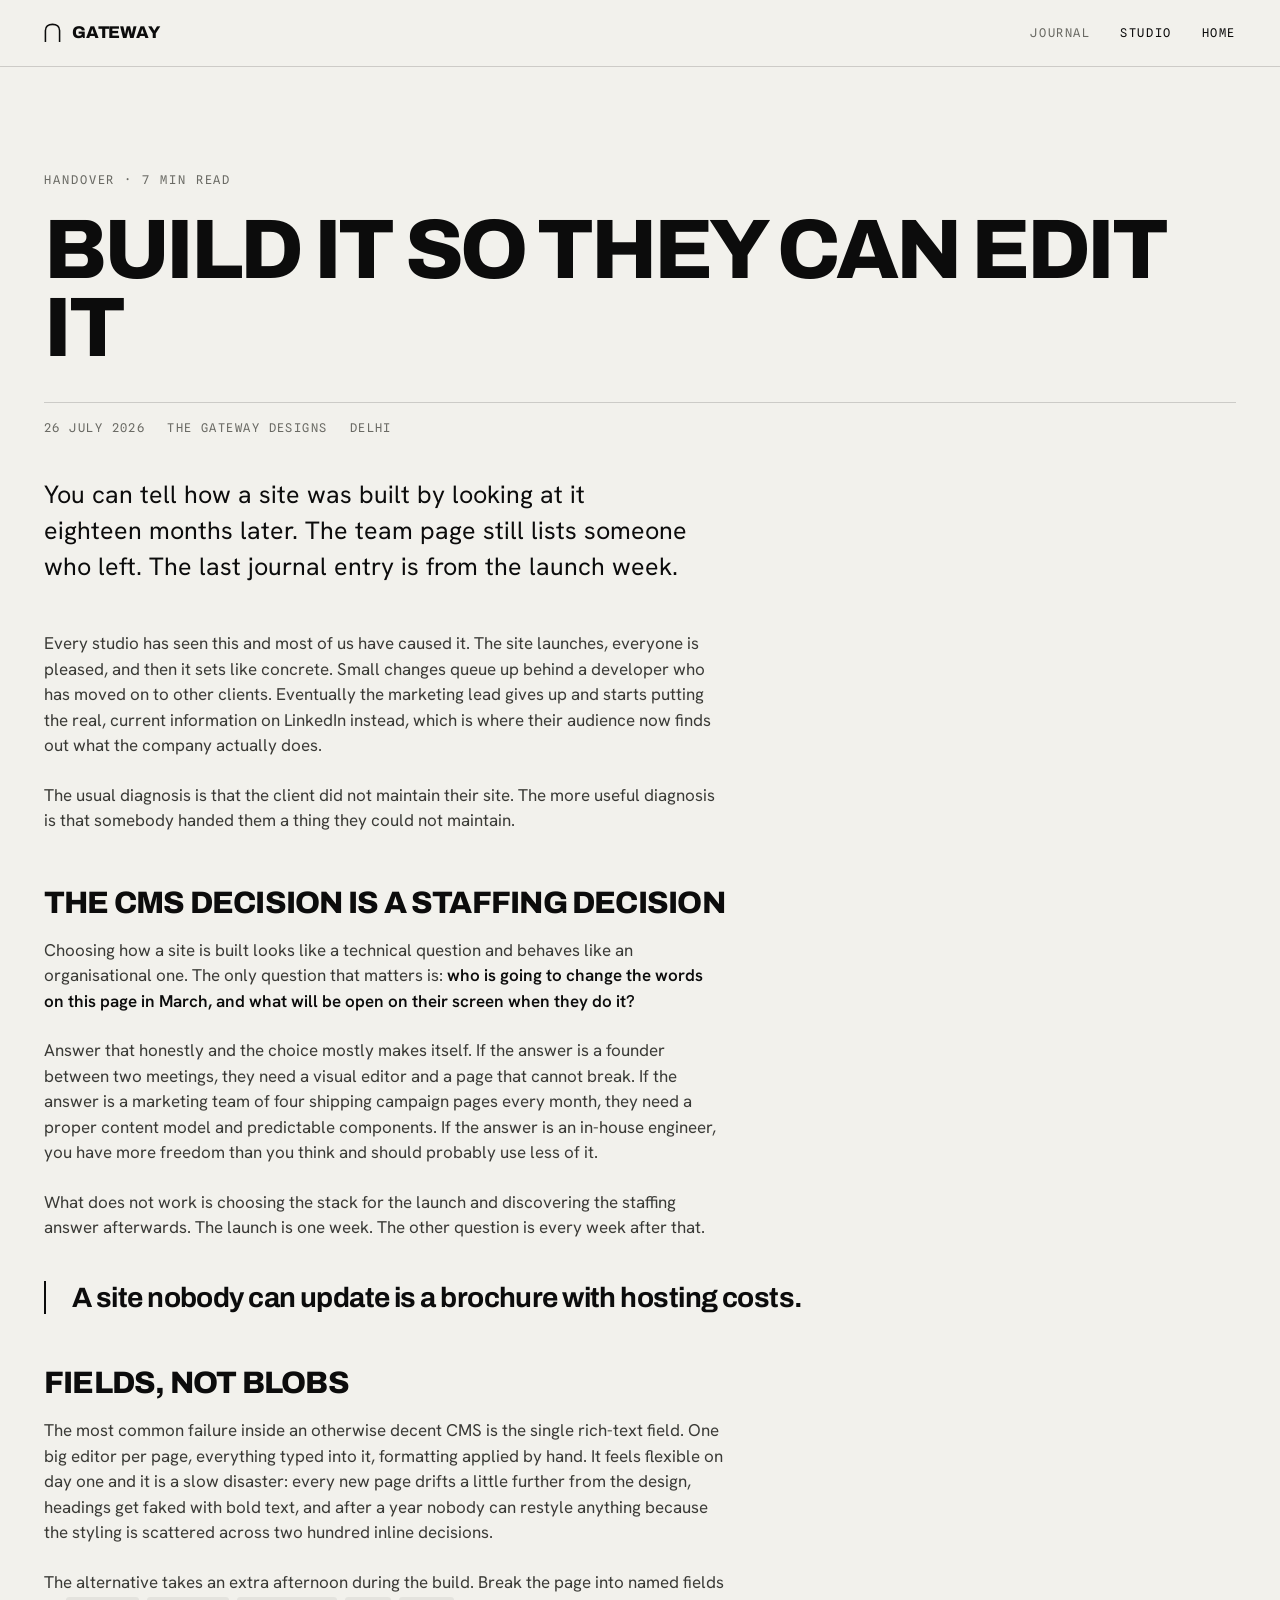
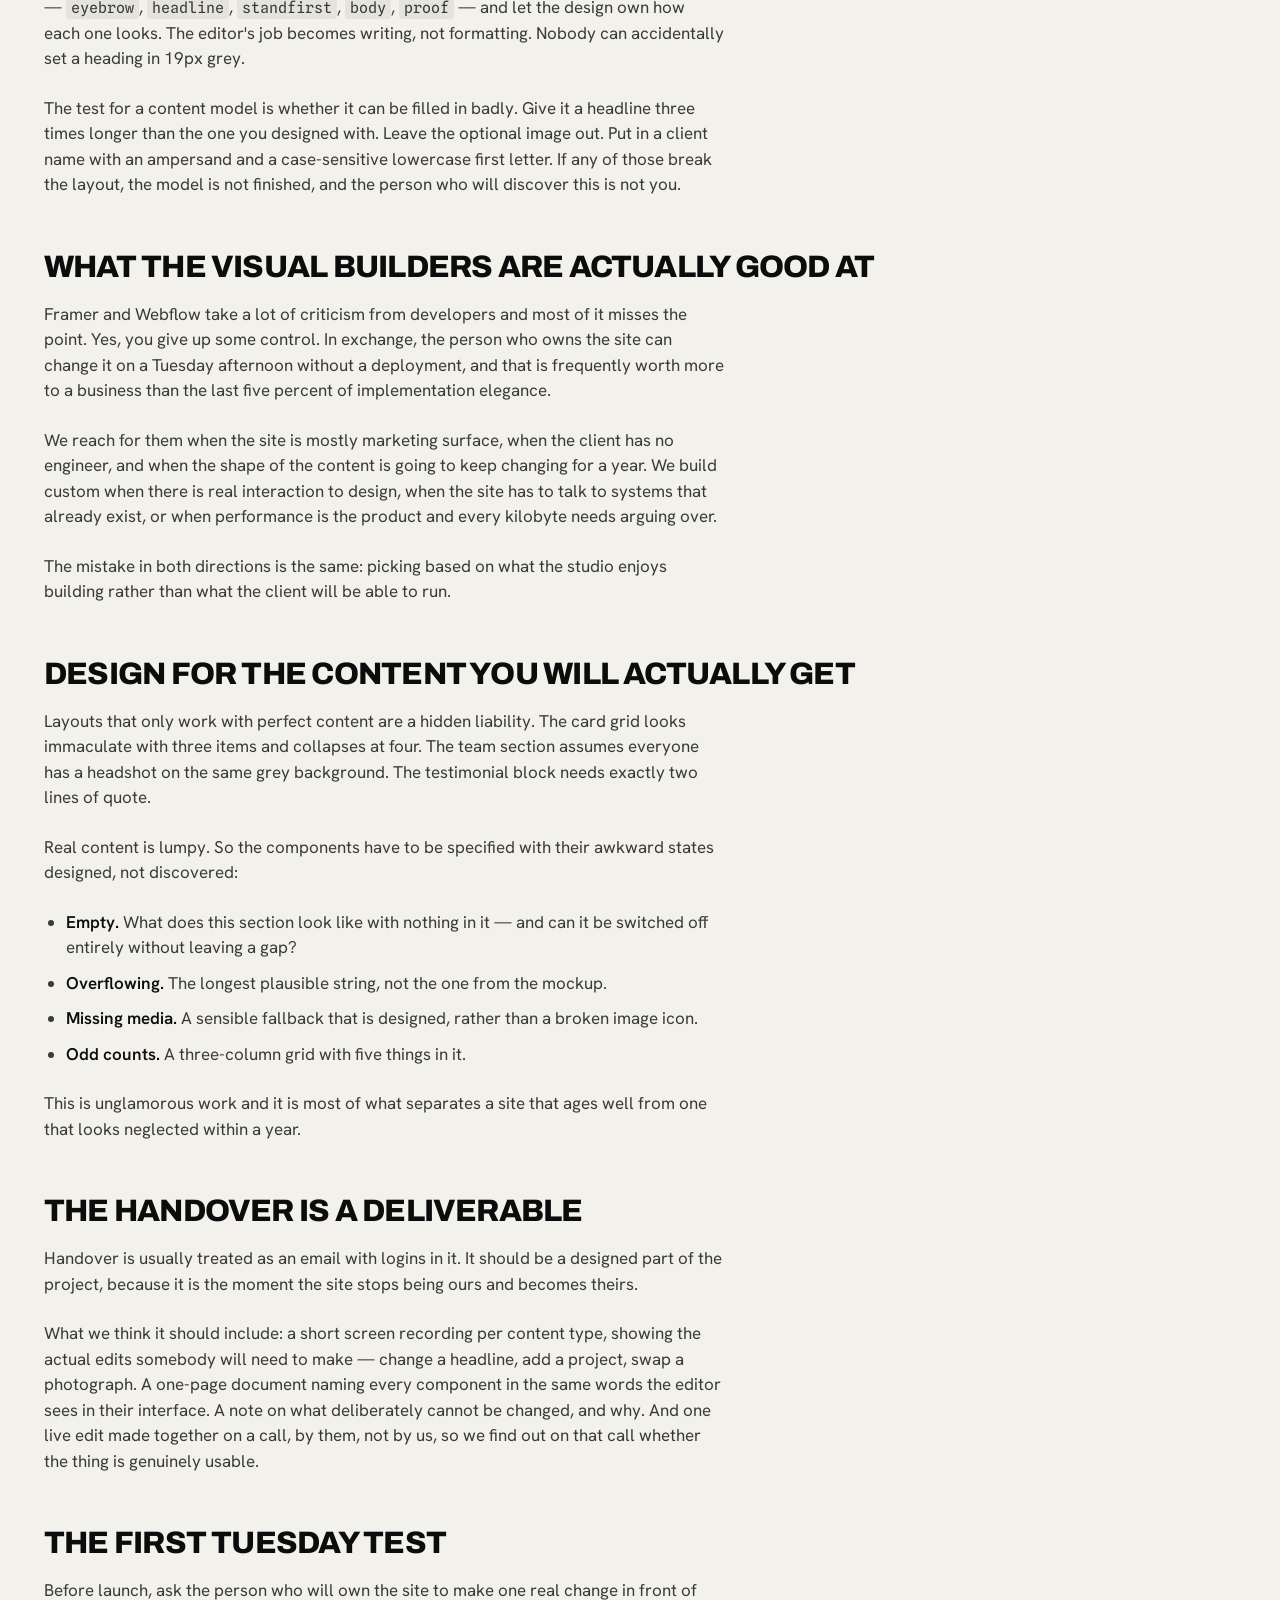
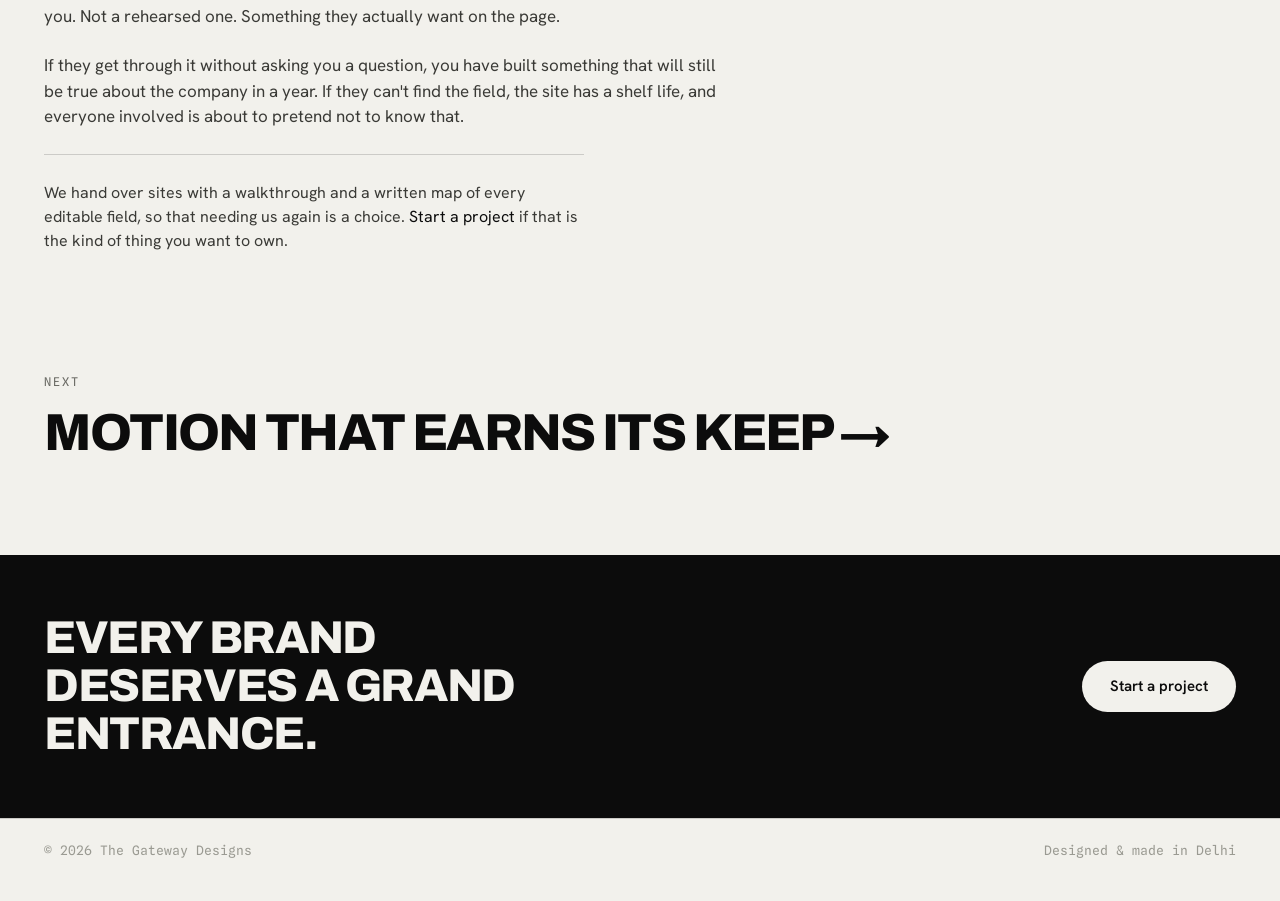
<file: journal/build-it-so-they-can-edit-it.html>
<!DOCTYPE html>
<html lang="en">
<head>
<meta charset="utf-8">
<meta name="viewport" content="width=device-width, initial-scale=1">
<title>Build It So They Can Edit It — The Gateway Designs</title>
<meta name="description" content="The CMS decision is a staffing decision. What actually happens to a website six months after handover, and how to design one that survives contact with the people who own it.">
<meta name="author" content="The Gateway Designs">
<link rel="canonical" href="https://www.thegatewaydesigns.com/journal/build-it-so-they-can-edit-it.html">
<meta name="theme-color" content="#f2f1ec">
<link rel="icon" href="/favicon.svg" type="image/svg+xml">
<link rel="alternate icon" href="/favicon-32.png" sizes="32x32" type="image/png">
<link rel="apple-touch-icon" href="/apple-touch-icon.png">
<meta property="og:type" content="article">
<meta property="og:site_name" content="The Gateway Designs">
<meta property="og:title" content="Build It So They Can Edit It">
<meta property="og:description" content="The CMS decision is a staffing decision. What actually happens to a website six months after handover.">
<meta property="og:url" content="https://www.thegatewaydesigns.com/journal/build-it-so-they-can-edit-it.html">
<meta property="og:image" content="https://www.thegatewaydesigns.com/og-image.jpg">
<meta property="article:published_time" content="2026-07-26">
<meta name="twitter:card" content="summary_large_image">
<meta name="twitter:title" content="Build It So They Can Edit It">
<meta name="twitter:description" content="The CMS decision is a staffing decision. What actually happens to a website six months after handover.">
<meta name="twitter:image" content="https://www.thegatewaydesigns.com/og-image.jpg">
<script type="application/ld+json">
{
  "@context": "https://schema.org",
  "@type": "Article",
  "headline": "Build It So They Can Edit It",
  "description": "The CMS decision is a staffing decision. What actually happens to a website six months after handover.",
  "datePublished": "2026-07-26",
  "dateModified": "2026-07-26",
  "inLanguage": "en",
  "url": "https://www.thegatewaydesigns.com/journal/build-it-so-they-can-edit-it.html",
  "mainEntityOfPage": "https://www.thegatewaydesigns.com/journal/build-it-so-they-can-edit-it.html",
  "image": "https://www.thegatewaydesigns.com/og-image.jpg",
  "author": { "@type": "Organization", "name": "The Gateway Designs", "url": "https://www.thegatewaydesigns.com/" },
  "publisher": { "@type": "Organization", "name": "The Gateway Designs", "logo": { "@type": "ImageObject", "url": "https://www.thegatewaydesigns.com/apple-touch-icon.png" } }
}
</script>
<script type="application/ld+json">
{
  "@context": "https://schema.org",
  "@type": "BreadcrumbList",
  "itemListElement": [
    { "@type": "ListItem", "position": 1, "name": "Home", "item": "https://www.thegatewaydesigns.com/" },
    { "@type": "ListItem", "position": 2, "name": "Journal", "item": "https://www.thegatewaydesigns.com/journal/" },
    { "@type": "ListItem", "position": 3, "name": "Build It So They Can Edit It" }
  ]
}
</script>
<link rel="preconnect" href="https://fonts.googleapis.com">
<link rel="preconnect" href="https://fonts.gstatic.com" crossorigin>
<link href="https://fonts.googleapis.com/css2?family=Archivo:wght@700;800&family=Hanken+Grotesk:wght@400;600&family=Spline+Sans+Mono:wght@400&display=swap" rel="stylesheet">
<link rel="stylesheet" href="/journal/journal.css">
</head>
<body>

<header class="masthead">
  <div class="wrap">
    <a class="wordmark" href="/">
      <svg width="17" height="19" viewBox="0 0 24 26" fill="none" aria-hidden="true"><path d="M2,26 L2,10 C2,4.5 6,1.5 12,1.5 C18,1.5 22,4.5 22,10 L22,26" stroke="#0c0c0c" stroke-width="2.2" stroke-linecap="round"/></svg>
      <span>Gateway</span>
    </a>
    <nav>
      <a href="/journal/" aria-current="true">Journal</a>
      <a href="/" class="hide-sm">Studio</a>
      <a href="/">Home</a>
    </nav>
  </div>
</header>

<main>
  <article>
    <div class="wrap article-head">
      <p class="kicker">Handover · 7 min read</p>
      <h1>Build it so they can edit it</h1>
      <div class="dateline">
        <span>26 July 2026</span>
        <span>The Gateway Designs</span>
        <span>Delhi</span>
      </div>
      <p class="lede">You can tell how a site was built by looking at it eighteen months later. The team page still lists someone who left. The last journal entry is from the launch week.</p>
    </div>

    <div class="wrap measure article-body">
      <p>Every studio has seen this and most of us have caused it. The site launches, everyone is pleased, and then it sets like concrete. Small changes queue up behind a developer who has moved on to other clients. Eventually the marketing lead gives up and starts putting the real, current information on LinkedIn instead, which is where their audience now finds out what the company actually does.</p>

      <p>The usual diagnosis is that the client did not maintain their site. The more useful diagnosis is that somebody handed them a thing they could not maintain.</p>

      <h2>The CMS decision is a staffing decision</h2>

      <p>Choosing how a site is built looks like a technical question and behaves like an organisational one. The only question that matters is: <strong>who is going to change the words on this page in March, and what will be open on their screen when they do it?</strong></p>

      <p>Answer that honestly and the choice mostly makes itself. If the answer is a founder between two meetings, they need a visual editor and a page that cannot break. If the answer is a marketing team of four shipping campaign pages every month, they need a proper content model and predictable components. If the answer is an in-house engineer, you have more freedom than you think and should probably use less of it.</p>

      <p>What does not work is choosing the stack for the launch and discovering the staffing answer afterwards. The launch is one week. The other question is every week after that.</p>

      <blockquote><p>A site nobody can update is a brochure with hosting costs.</p></blockquote>

      <h2>Fields, not blobs</h2>

      <p>The most common failure inside an otherwise decent CMS is the single rich-text field. One big editor per page, everything typed into it, formatting applied by hand. It feels flexible on day one and it is a slow disaster: every new page drifts a little further from the design, headings get faked with bold text, and after a year nobody can restyle anything because the styling is scattered across two hundred inline decisions.</p>

      <p>The alternative takes an extra afternoon during the build. Break the page into named fields — <code>eyebrow</code>, <code>headline</code>, <code>standfirst</code>, <code>body</code>, <code>proof</code> — and let the design own how each one looks. The editor's job becomes writing, not formatting. Nobody can accidentally set a heading in 19px grey.</p>

      <p>The test for a content model is whether it can be filled in badly. Give it a headline three times longer than the one you designed with. Leave the optional image out. Put in a client name with an ampersand and a case-sensitive lowercase first letter. If any of those break the layout, the model is not finished, and the person who will discover this is not you.</p>

      <h2>What the visual builders are actually good at</h2>

      <p>Framer and Webflow take a lot of criticism from developers and most of it misses the point. Yes, you give up some control. In exchange, the person who owns the site can change it on a Tuesday afternoon without a deployment, and that is frequently worth more to a business than the last five percent of implementation elegance.</p>

      <p>We reach for them when the site is mostly marketing surface, when the client has no engineer, and when the shape of the content is going to keep changing for a year. We build custom when there is real interaction to design, when the site has to talk to systems that already exist, or when performance is the product and every kilobyte needs arguing over.</p>

      <p>The mistake in both directions is the same: picking based on what the studio enjoys building rather than what the client will be able to run.</p>

      <h2>Design for the content you will actually get</h2>

      <p>Layouts that only work with perfect content are a hidden liability. The card grid looks immaculate with three items and collapses at four. The team section assumes everyone has a headshot on the same grey background. The testimonial block needs exactly two lines of quote.</p>

      <p>Real content is lumpy. So the components have to be specified with their awkward states designed, not discovered:</p>

      <ul>
        <li><strong>Empty.</strong> What does this section look like with nothing in it — and can it be switched off entirely without leaving a gap?</li>
        <li><strong>Overflowing.</strong> The longest plausible string, not the one from the mockup.</li>
        <li><strong>Missing media.</strong> A sensible fallback that is designed, rather than a broken image icon.</li>
        <li><strong>Odd counts.</strong> A three-column grid with five things in it.</li>
      </ul>

      <p>This is unglamorous work and it is most of what separates a site that ages well from one that looks neglected within a year.</p>

      <h2>The handover is a deliverable</h2>

      <p>Handover is usually treated as an email with logins in it. It should be a designed part of the project, because it is the moment the site stops being ours and becomes theirs.</p>

      <p>What we think it should include: a short screen recording per content type, showing the actual edits somebody will need to make — change a headline, add a project, swap a photograph. A one-page document naming every component in the same words the editor sees in their interface. A note on what deliberately cannot be changed, and why. And one live edit made together on a call, by them, not by us, so we find out on that call whether the thing is genuinely usable.</p>

      <h2>The first Tuesday test</h2>

      <p>Before launch, ask the person who will own the site to make one real change in front of you. Not a rehearsed one. Something they actually want on the page.</p>

      <p>If they get through it without asking you a question, you have built something that will still be true about the company in a year. If they can't find the field, the site has a shelf life, and everyone involved is about to pretend not to know that.</p>

      <p class="endnote">We hand over sites with a walkthrough and a written map of every editable field, so that needing us again is a choice. <a href="/">Start a project</a> if that is the kind of thing you want to own.</p>
    </div>
  </article>

  <div class="wrap next">
    <p class="kicker">Next</p>
    <a href="/journal/motion-that-earns-its-keep.html">Motion that earns its keep →</a>
  </div>

  <section class="cta">
    <div class="wrap">
      <p>Every brand deserves a grand entrance.</p>
      <a class="pill" href="/">Start a project</a>
    </div>
  </section>
</main>

<footer class="colophon">
  <div class="wrap">
    <span>© 2026 The Gateway Designs</span>
    <span>Designed &amp; made in Delhi</span>
  </div>
</footer>

</body>
</html>
</file>
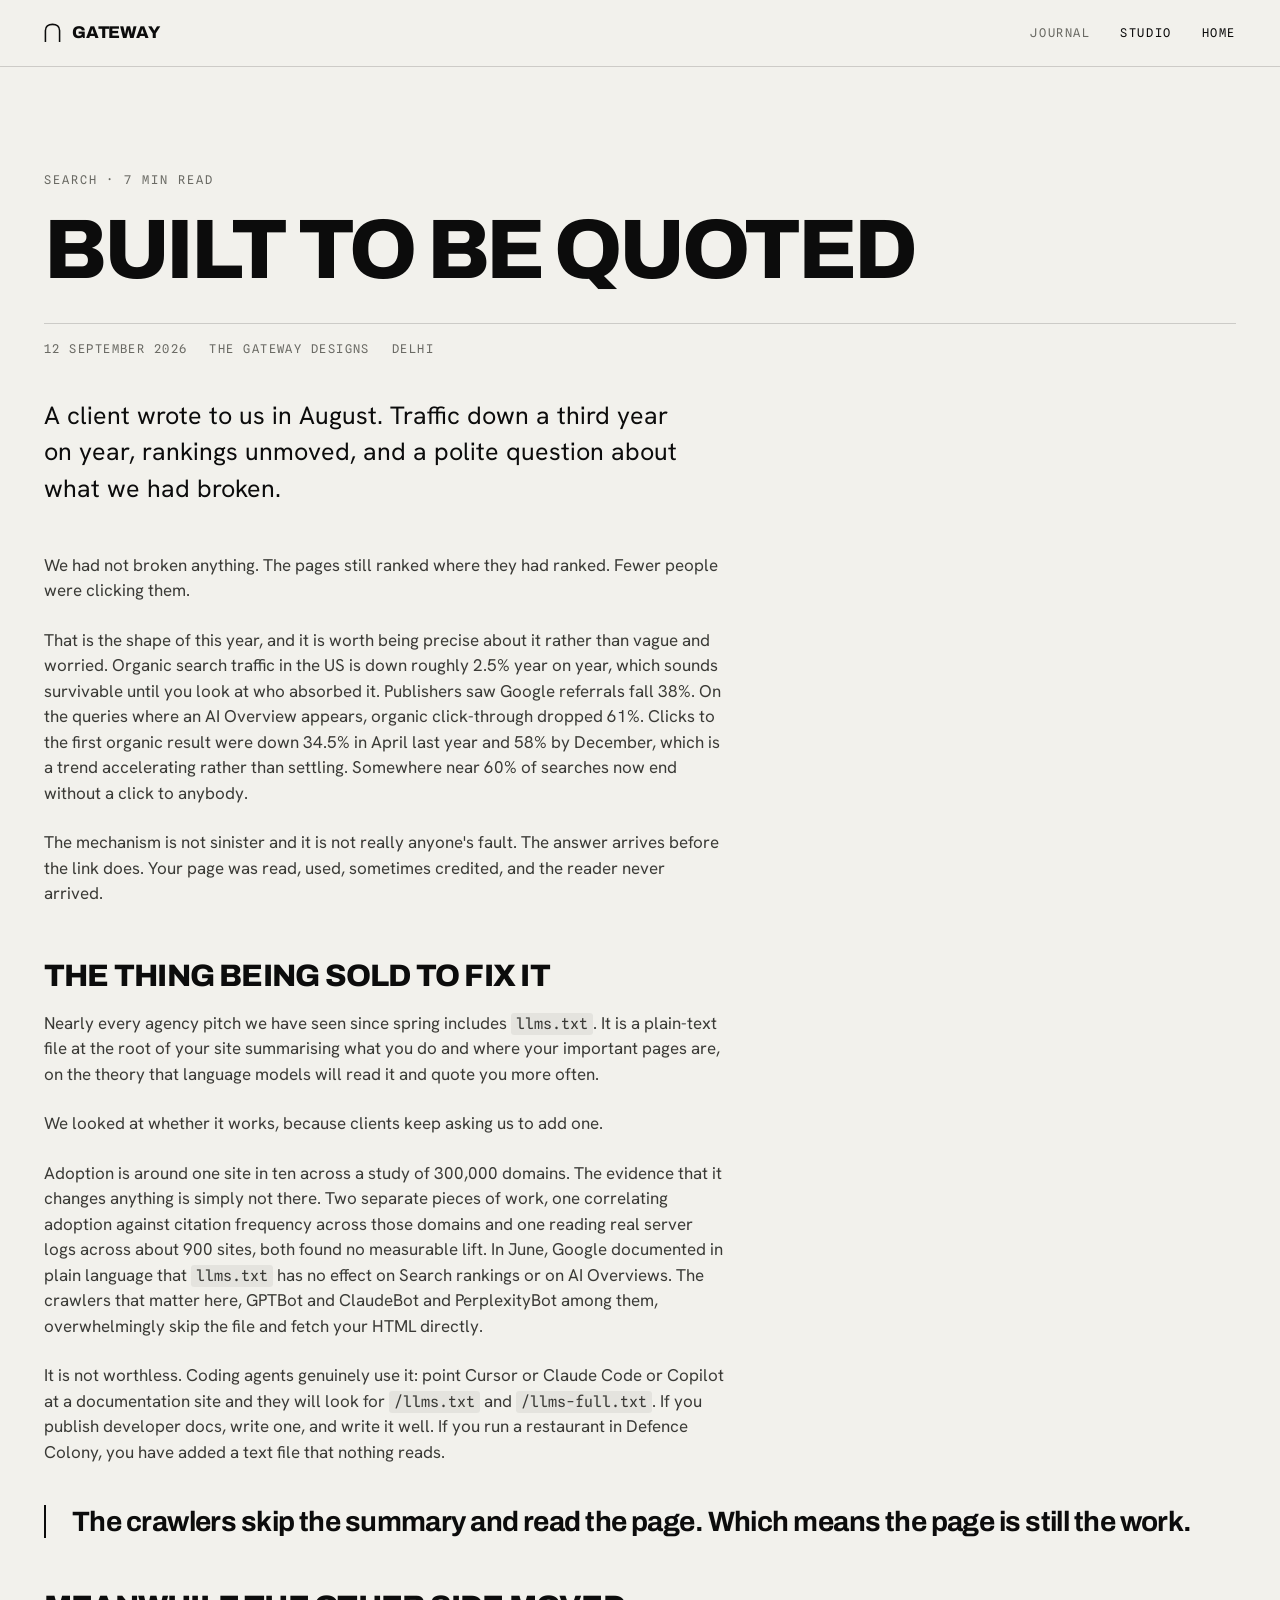
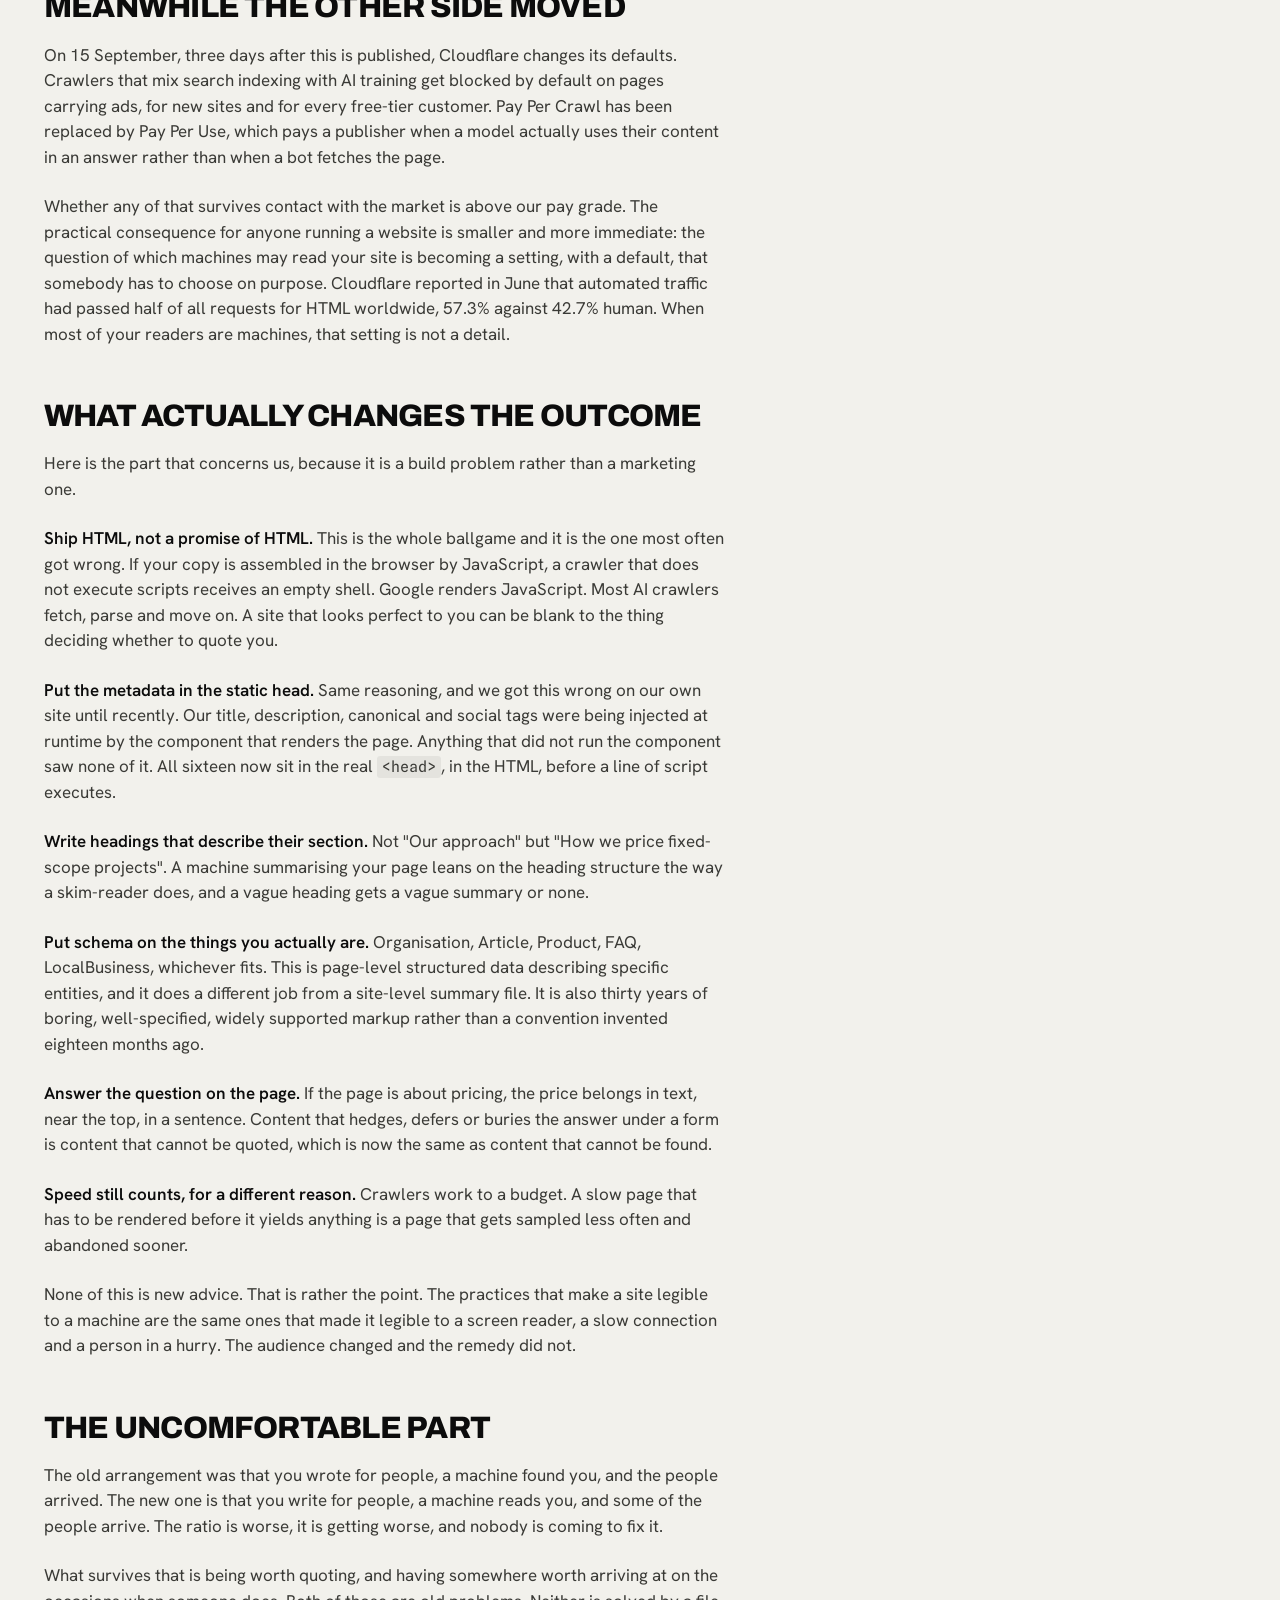
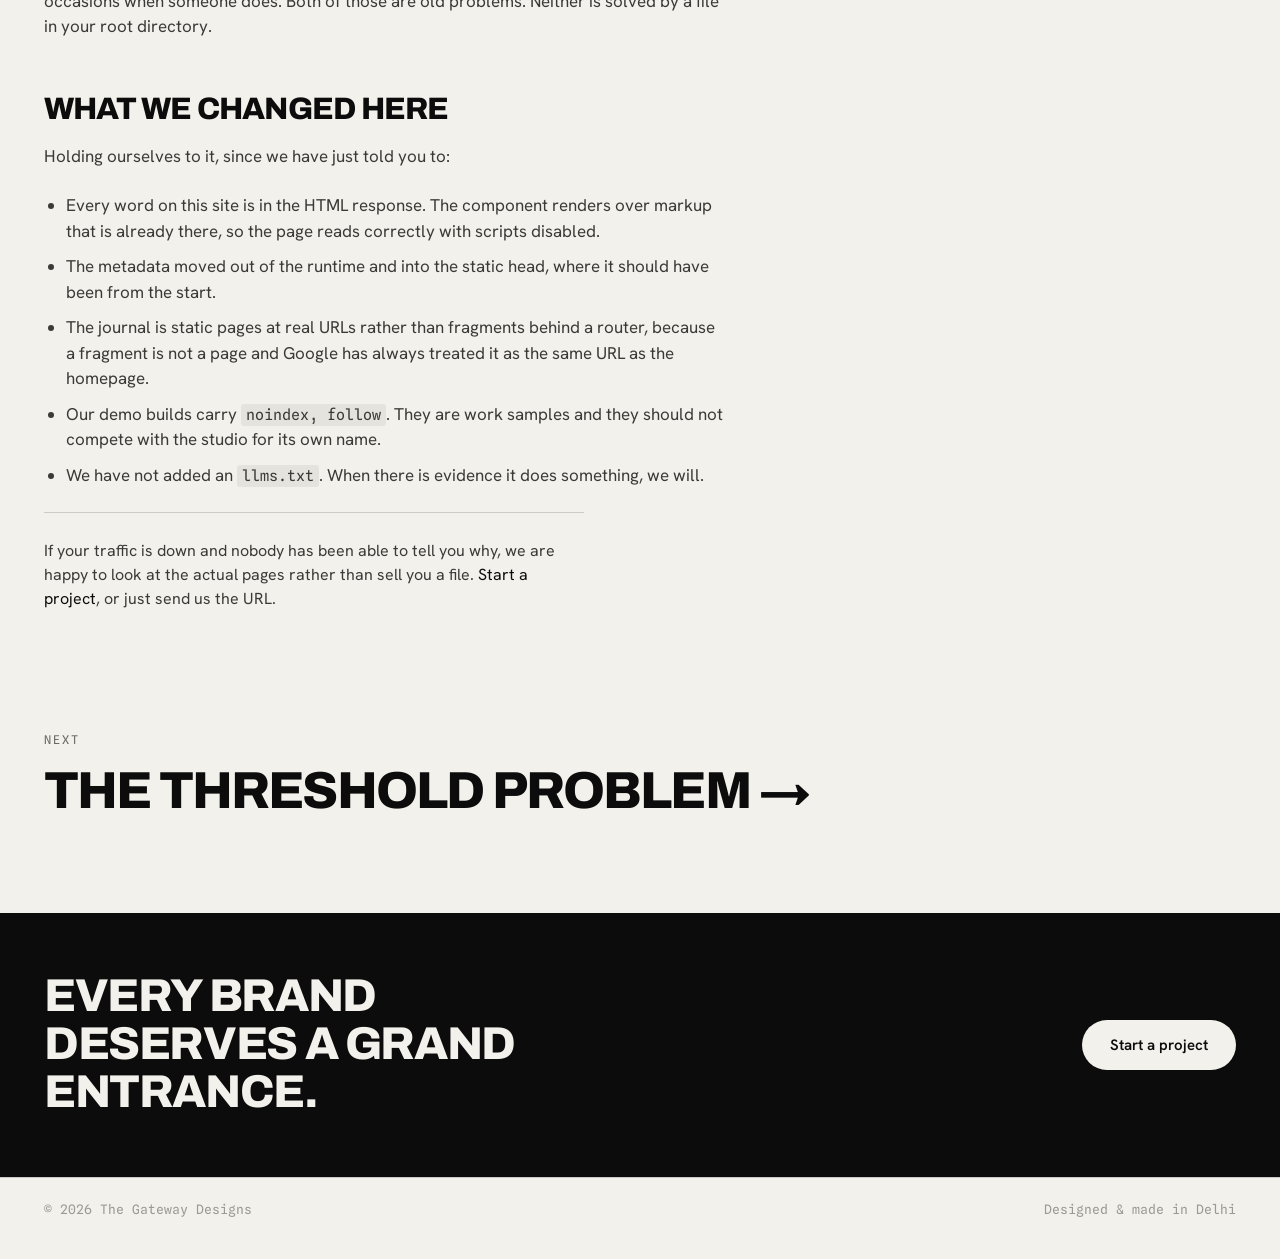
<file: journal/built-to-be-quoted.html>
<!DOCTYPE html>
<html lang="en">
<head>
<meta charset="utf-8">
<meta name="viewport" content="width=device-width, initial-scale=1">
<title>Built To Be Quoted — The Gateway Designs</title>
<meta name="description" content="Search traffic is falling because the answer now arrives before the link does. Why llms.txt is not the fix it is being sold as, and the build decisions that actually decide whether a machine can read your site.">
<meta name="author" content="The Gateway Designs">
<link rel="canonical" href="https://www.thegatewaydesigns.com/journal/built-to-be-quoted.html">
<meta name="theme-color" content="#f2f1ec">
<link rel="icon" href="/favicon.svg" type="image/svg+xml">
<link rel="alternate icon" href="/favicon-32.png" sizes="32x32" type="image/png">
<link rel="apple-touch-icon" href="/apple-touch-icon.png">
<meta property="og:type" content="article">
<meta property="og:site_name" content="The Gateway Designs">
<meta property="og:title" content="Built To Be Quoted">
<meta property="og:description" content="The answer now arrives before the link does. Why llms.txt is not the fix it is being sold as, and what actually decides whether a machine can read your site.">
<meta property="og:url" content="https://www.thegatewaydesigns.com/journal/built-to-be-quoted.html">
<meta property="og:image" content="https://www.thegatewaydesigns.com/og-image.jpg">
<meta property="article:published_time" content="2026-09-12">
<meta name="twitter:card" content="summary_large_image">
<meta name="twitter:title" content="Built To Be Quoted">
<meta name="twitter:description" content="The answer now arrives before the link does. Why llms.txt is not the fix it is being sold as, and what actually decides whether a machine can read your site.">
<meta name="twitter:image" content="https://www.thegatewaydesigns.com/og-image.jpg">
<script type="application/ld+json">
{
  "@context": "https://schema.org",
  "@type": "Article",
  "headline": "Built To Be Quoted",
  "description": "The answer now arrives before the link does. Why llms.txt is not the fix it is being sold as, and what actually decides whether a machine can read your site.",
  "datePublished": "2026-09-12",
  "dateModified": "2026-09-12",
  "inLanguage": "en",
  "url": "https://www.thegatewaydesigns.com/journal/built-to-be-quoted.html",
  "mainEntityOfPage": "https://www.thegatewaydesigns.com/journal/built-to-be-quoted.html",
  "image": "https://www.thegatewaydesigns.com/og-image.jpg",
  "author": { "@type": "Organization", "name": "The Gateway Designs", "url": "https://www.thegatewaydesigns.com/" },
  "publisher": { "@type": "Organization", "name": "The Gateway Designs", "logo": { "@type": "ImageObject", "url": "https://www.thegatewaydesigns.com/apple-touch-icon.png" } }
}
</script>
<script type="application/ld+json">
{
  "@context": "https://schema.org",
  "@type": "BreadcrumbList",
  "itemListElement": [
    { "@type": "ListItem", "position": 1, "name": "Home", "item": "https://www.thegatewaydesigns.com/" },
    { "@type": "ListItem", "position": 2, "name": "Journal", "item": "https://www.thegatewaydesigns.com/journal/" },
    { "@type": "ListItem", "position": 3, "name": "Built To Be Quoted" }
  ]
}
</script>
<link rel="preconnect" href="https://fonts.googleapis.com">
<link rel="preconnect" href="https://fonts.gstatic.com" crossorigin>
<link href="https://fonts.googleapis.com/css2?family=Archivo:wght@700;800&family=Hanken+Grotesk:wght@400;600&family=Spline+Sans+Mono:wght@400&display=swap" rel="stylesheet">
<link rel="stylesheet" href="/journal/journal.css">
</head>
<body>

<header class="masthead">
  <div class="wrap">
    <a class="wordmark" href="/">
      <svg width="17" height="19" viewBox="0 0 24 26" fill="none" aria-hidden="true"><path d="M2,26 L2,10 C2,4.5 6,1.5 12,1.5 C18,1.5 22,4.5 22,10 L22,26" stroke="#0c0c0c" stroke-width="2.2" stroke-linecap="round"/></svg>
      <span>Gateway</span>
    </a>
    <nav>
      <a href="/journal/" aria-current="true">Journal</a>
      <a href="/" class="hide-sm">Studio</a>
      <a href="/">Home</a>
    </nav>
  </div>
</header>

<main>
  <article>
    <div class="wrap article-head">
      <p class="kicker">Search · 7 min read</p>
      <h1>Built to be quoted</h1>
      <div class="dateline">
        <span>12 September 2026</span>
        <span>The Gateway Designs</span>
        <span>Delhi</span>
      </div>
      <p class="lede">A client wrote to us in August. Traffic down a third year on year, rankings unmoved, and a polite question about what we had broken.</p>
    </div>

    <div class="wrap measure article-body">
      <p>We had not broken anything. The pages still ranked where they had ranked. Fewer people were clicking them.</p>

      <p>That is the shape of this year, and it is worth being precise about it rather than vague and worried. Organic search traffic in the US is down roughly 2.5% year on year, which sounds survivable until you look at who absorbed it. Publishers saw Google referrals fall 38%. On the queries where an AI Overview appears, organic click-through dropped 61%. Clicks to the first organic result were down 34.5% in April last year and 58% by December, which is a trend accelerating rather than settling. Somewhere near 60% of searches now end without a click to anybody.</p>

      <p>The mechanism is not sinister and it is not really anyone's fault. The answer arrives before the link does. Your page was read, used, sometimes credited, and the reader never arrived.</p>

      <h2>The thing being sold to fix it</h2>

      <p>Nearly every agency pitch we have seen since spring includes <code>llms.txt</code>. It is a plain-text file at the root of your site summarising what you do and where your important pages are, on the theory that language models will read it and quote you more often.</p>

      <p>We looked at whether it works, because clients keep asking us to add one.</p>

      <p>Adoption is around one site in ten across a study of 300,000 domains. The evidence that it changes anything is simply not there. Two separate pieces of work, one correlating adoption against citation frequency across those domains and one reading real server logs across about 900 sites, both found no measurable lift. In June, Google documented in plain language that <code>llms.txt</code> has no effect on Search rankings or on AI Overviews. The crawlers that matter here, GPTBot and ClaudeBot and PerplexityBot among them, overwhelmingly skip the file and fetch your HTML directly.</p>

      <p>It is not worthless. Coding agents genuinely use it: point Cursor or Claude Code or Copilot at a documentation site and they will look for <code>/llms.txt</code> and <code>/llms-full.txt</code>. If you publish developer docs, write one, and write it well. If you run a restaurant in Defence Colony, you have added a text file that nothing reads.</p>

      <blockquote><p>The crawlers skip the summary and read the page. Which means the page is still the work.</p></blockquote>

      <h2>Meanwhile the other side moved</h2>

      <p>On 15 September, three days after this is published, Cloudflare changes its defaults. Crawlers that mix search indexing with AI training get blocked by default on pages carrying ads, for new sites and for every free-tier customer. Pay Per Crawl has been replaced by Pay Per Use, which pays a publisher when a model actually uses their content in an answer rather than when a bot fetches the page.</p>

      <p>Whether any of that survives contact with the market is above our pay grade. The practical consequence for anyone running a website is smaller and more immediate: the question of which machines may read your site is becoming a setting, with a default, that somebody has to choose on purpose. Cloudflare reported in June that automated traffic had passed half of all requests for HTML worldwide, 57.3% against 42.7% human. When most of your readers are machines, that setting is not a detail.</p>

      <h2>What actually changes the outcome</h2>

      <p>Here is the part that concerns us, because it is a build problem rather than a marketing one.</p>

      <p><strong>Ship HTML, not a promise of HTML.</strong> This is the whole ballgame and it is the one most often got wrong. If your copy is assembled in the browser by JavaScript, a crawler that does not execute scripts receives an empty shell. Google renders JavaScript. Most AI crawlers fetch, parse and move on. A site that looks perfect to you can be blank to the thing deciding whether to quote you.</p>

      <p><strong>Put the metadata in the static head.</strong> Same reasoning, and we got this wrong on our own site until recently. Our title, description, canonical and social tags were being injected at runtime by the component that renders the page. Anything that did not run the component saw none of it. All sixteen now sit in the real <code>&lt;head&gt;</code>, in the HTML, before a line of script executes.</p>

      <p><strong>Write headings that describe their section.</strong> Not "Our approach" but "How we price fixed-scope projects". A machine summarising your page leans on the heading structure the way a skim-reader does, and a vague heading gets a vague summary or none.</p>

      <p><strong>Put schema on the things you actually are.</strong> Organisation, Article, Product, FAQ, LocalBusiness, whichever fits. This is page-level structured data describing specific entities, and it does a different job from a site-level summary file. It is also thirty years of boring, well-specified, widely supported markup rather than a convention invented eighteen months ago.</p>

      <p><strong>Answer the question on the page.</strong> If the page is about pricing, the price belongs in text, near the top, in a sentence. Content that hedges, defers or buries the answer under a form is content that cannot be quoted, which is now the same as content that cannot be found.</p>

      <p><strong>Speed still counts, for a different reason.</strong> Crawlers work to a budget. A slow page that has to be rendered before it yields anything is a page that gets sampled less often and abandoned sooner.</p>

      <p>None of this is new advice. That is rather the point. The practices that make a site legible to a machine are the same ones that made it legible to a screen reader, a slow connection and a person in a hurry. The audience changed and the remedy did not.</p>

      <h2>The uncomfortable part</h2>

      <p>The old arrangement was that you wrote for people, a machine found you, and the people arrived. The new one is that you write for people, a machine reads you, and some of the people arrive. The ratio is worse, it is getting worse, and nobody is coming to fix it.</p>

      <p>What survives that is being worth quoting, and having somewhere worth arriving at on the occasions when someone does. Both of those are old problems. Neither is solved by a file in your root directory.</p>

      <h2>What we changed here</h2>

      <p>Holding ourselves to it, since we have just told you to:</p>

      <ul>
        <li>Every word on this site is in the HTML response. The component renders over markup that is already there, so the page reads correctly with scripts disabled.</li>
        <li>The metadata moved out of the runtime and into the static head, where it should have been from the start.</li>
        <li>The journal is static pages at real URLs rather than fragments behind a router, because a fragment is not a page and Google has always treated it as the same URL as the homepage.</li>
        <li>Our demo builds carry <code>noindex, follow</code>. They are work samples and they should not compete with the studio for its own name.</li>
        <li>We have not added an <code>llms.txt</code>. When there is evidence it does something, we will.</li>
      </ul>

      <p class="endnote">If your traffic is down and nobody has been able to tell you why, we are happy to look at the actual pages rather than sell you a file. <a href="/">Start a project</a>, or just send us the URL.</p>
    </div>
  </article>

  <div class="wrap next">
    <p class="kicker">Next</p>
    <a href="/journal/the-threshold-problem.html">The threshold problem →</a>
  </div>

  <section class="cta">
    <div class="wrap">
      <p>Every brand deserves a grand entrance.</p>
      <a class="pill" href="/">Start a project</a>
    </div>
  </section>
</main>

<footer class="colophon">
  <div class="wrap">
    <span>© 2026 The Gateway Designs</span>
    <span>Designed &amp; made in Delhi</span>
  </div>
</footer>

</body>
</html>
</file>
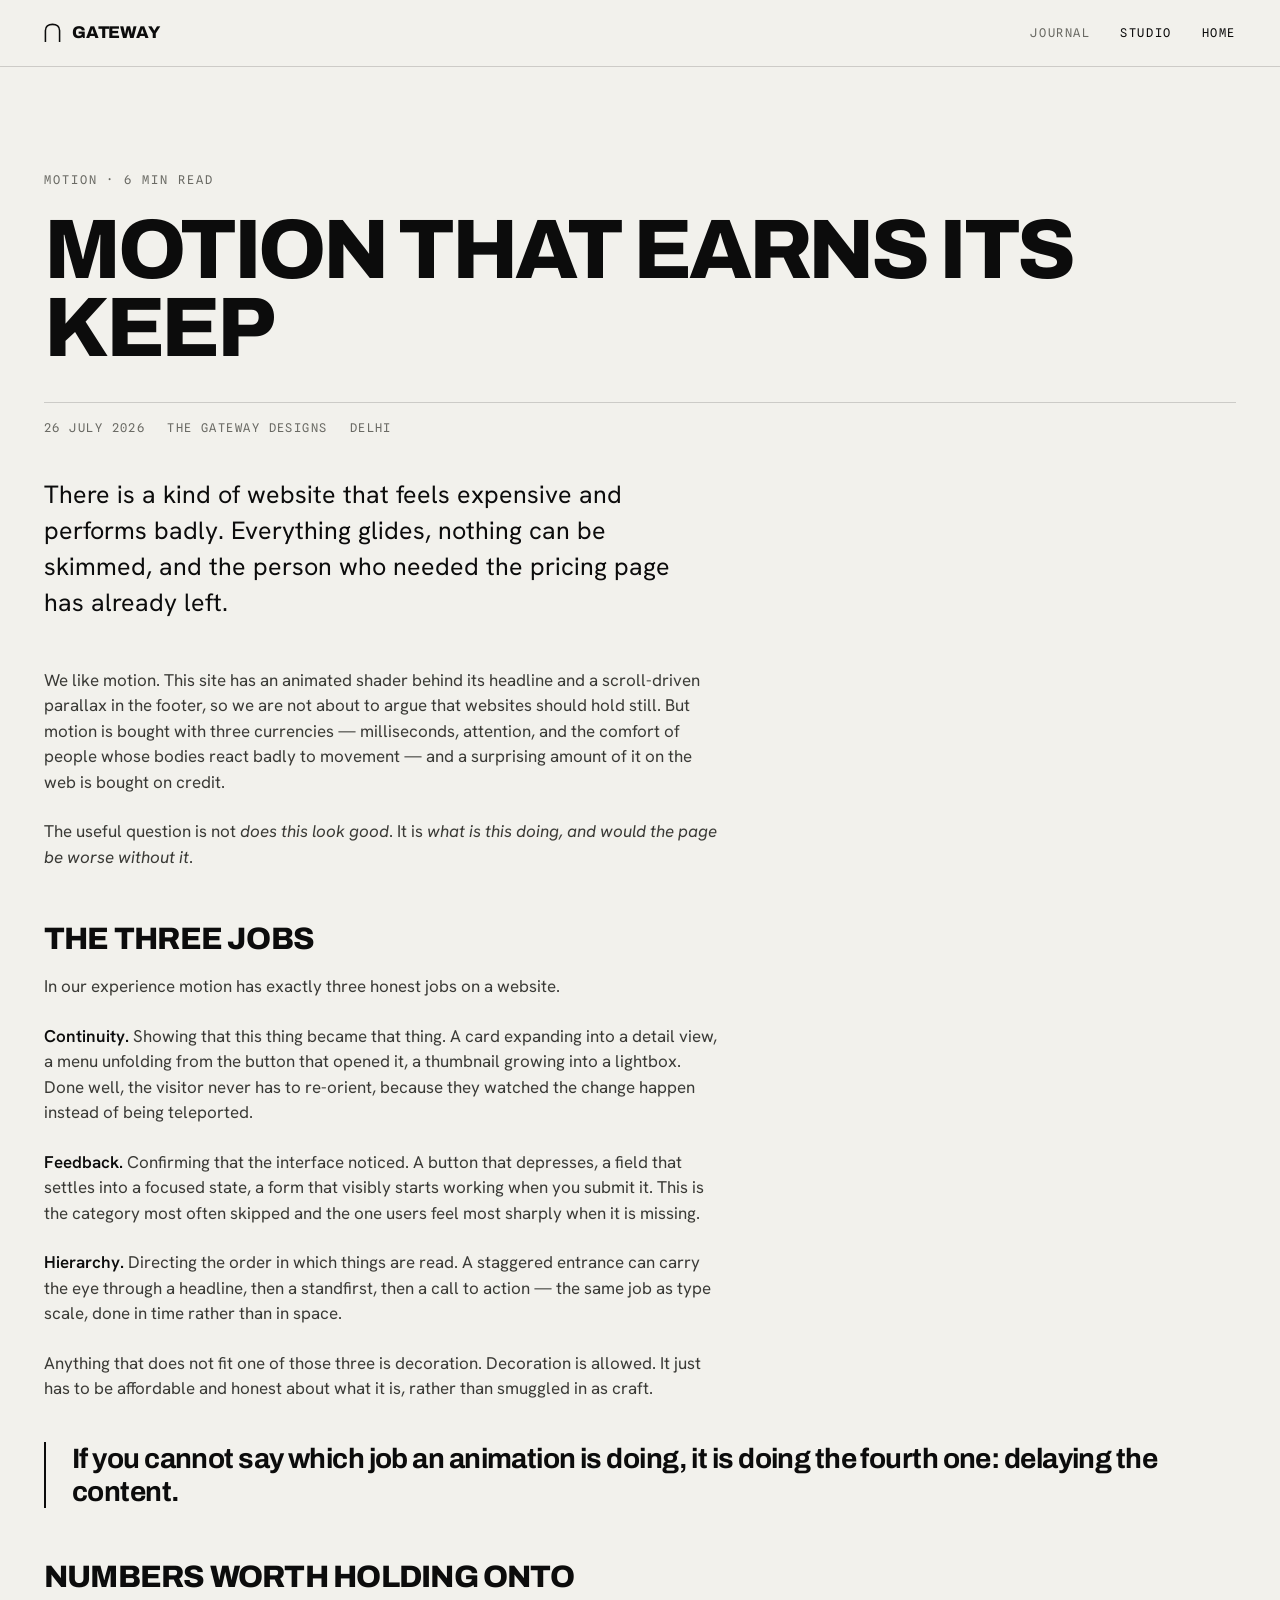
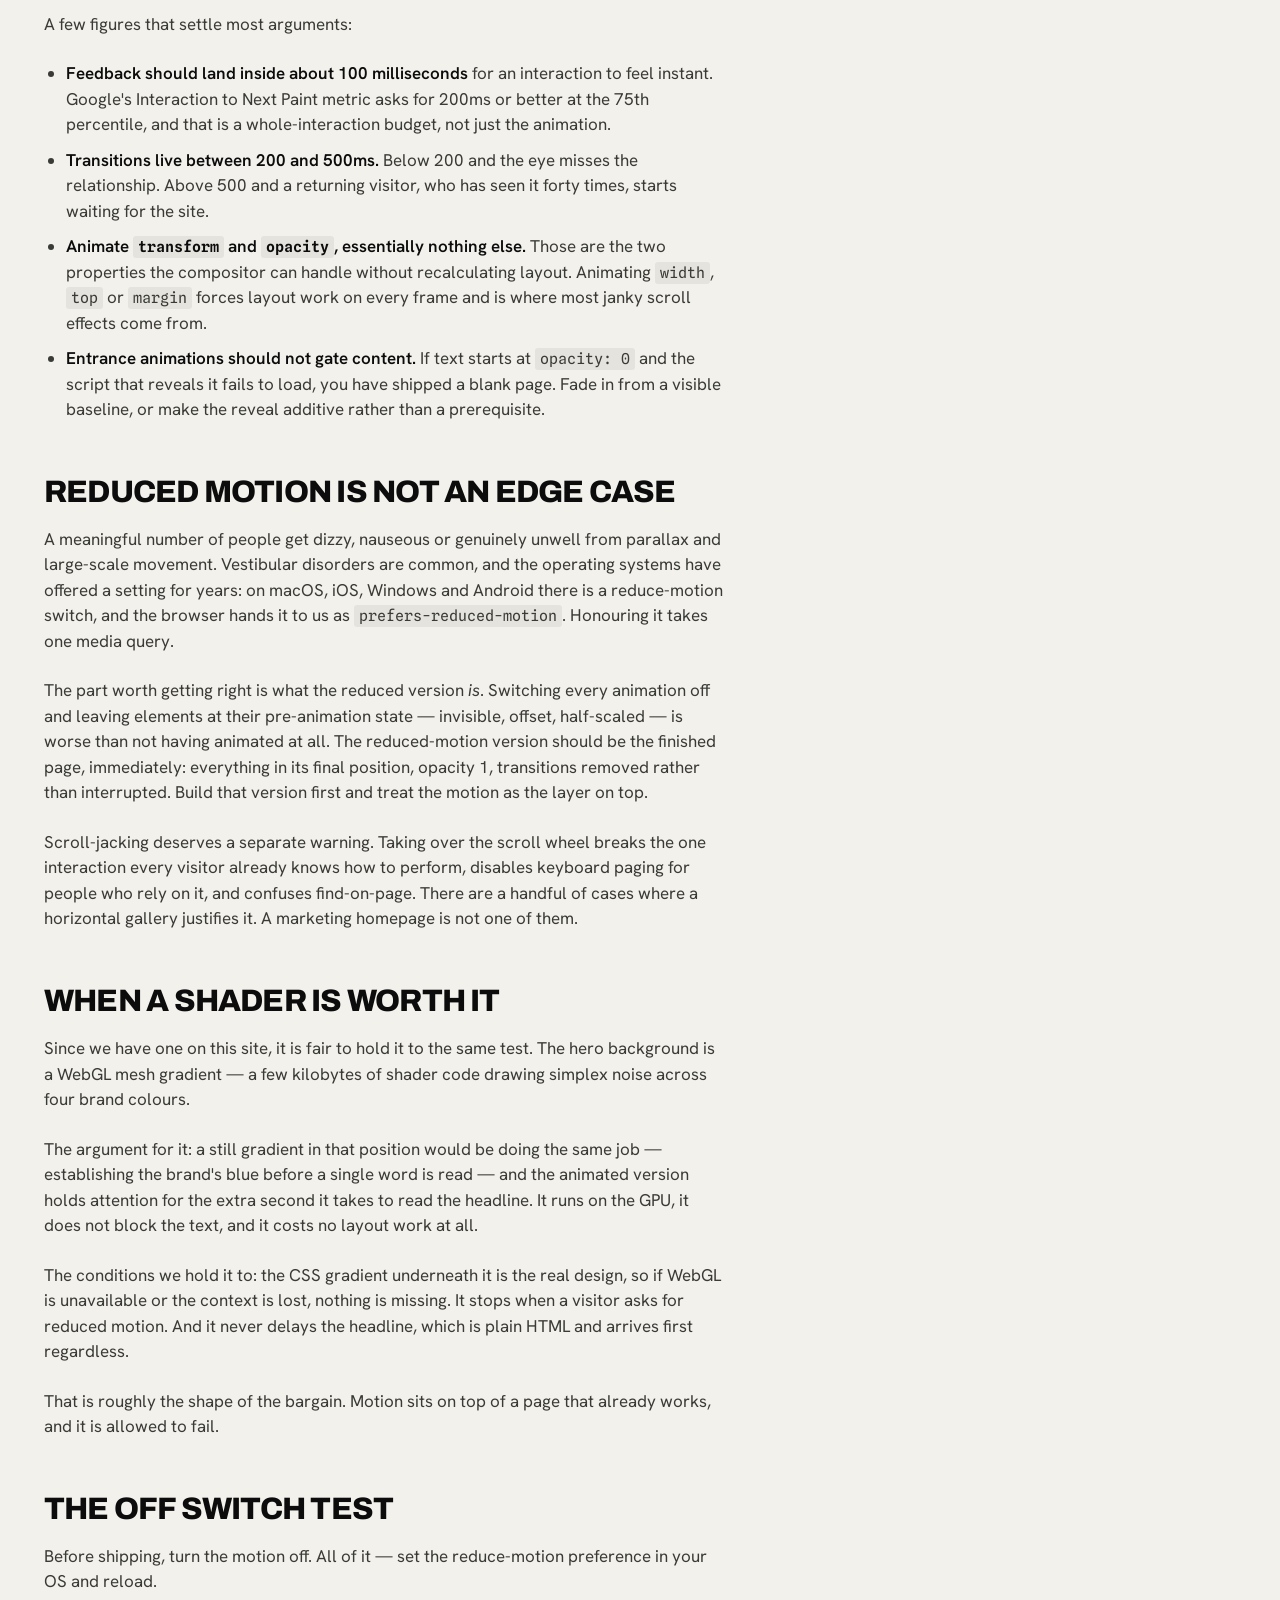
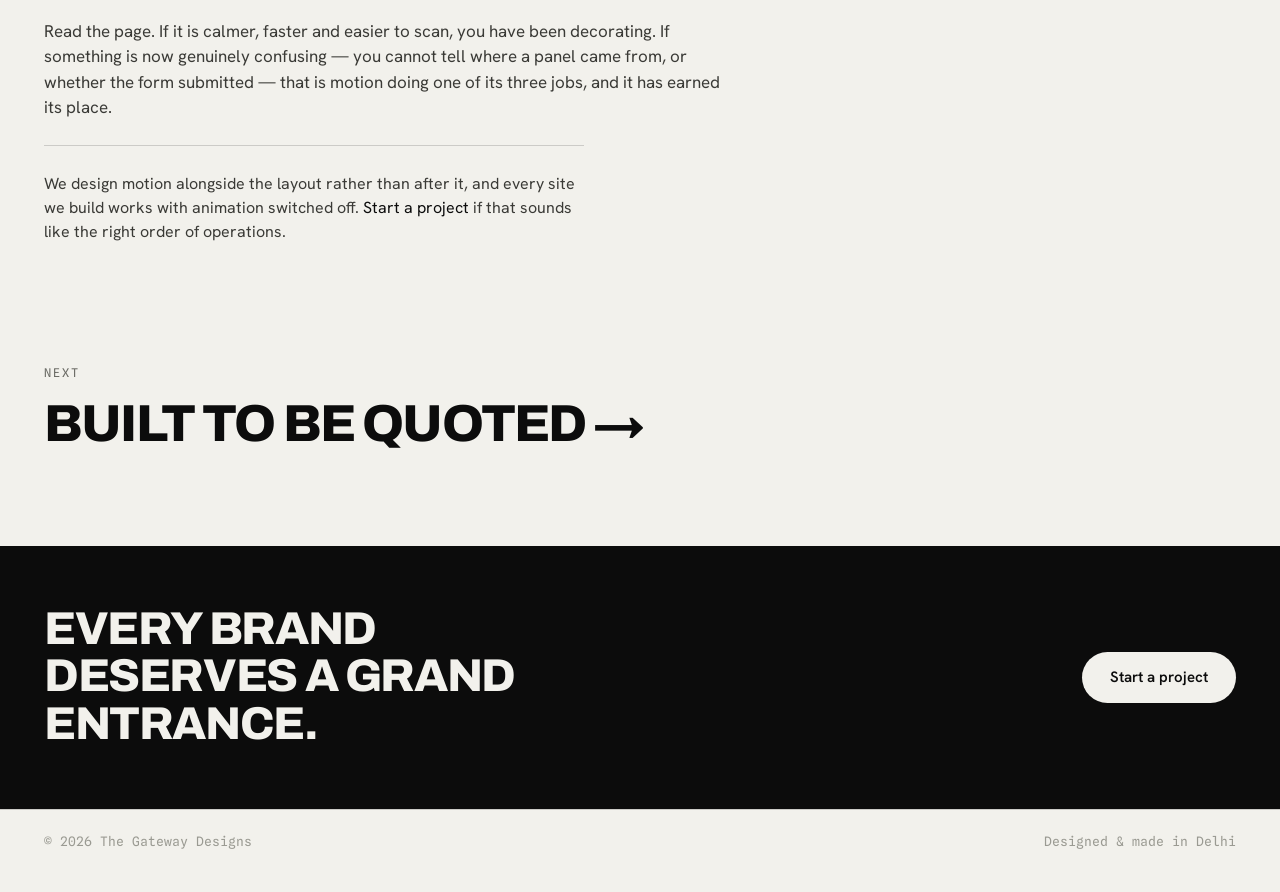
<file: journal/motion-that-earns-its-keep.html>
<!DOCTYPE html>
<html lang="en">
<head>
<meta charset="utf-8">
<meta name="viewport" content="width=device-width, initial-scale=1">
<title>Motion That Earns Its Keep — The Gateway Designs</title>
<meta name="description" content="Animation is paid for in milliseconds, attention and accessibility. The three jobs motion can genuinely do on a website, and how to tell decoration from the real thing before you ship.">
<meta name="author" content="The Gateway Designs">
<link rel="canonical" href="https://www.thegatewaydesigns.com/journal/motion-that-earns-its-keep.html">
<meta name="theme-color" content="#f2f1ec">
<link rel="icon" href="/favicon.svg" type="image/svg+xml">
<link rel="alternate icon" href="/favicon-32.png" sizes="32x32" type="image/png">
<link rel="apple-touch-icon" href="/apple-touch-icon.png">
<meta property="og:type" content="article">
<meta property="og:site_name" content="The Gateway Designs">
<meta property="og:title" content="Motion That Earns Its Keep">
<meta property="og:description" content="Animation is paid for in milliseconds, attention and accessibility. The three jobs motion can genuinely do, and how to spot decoration.">
<meta property="og:url" content="https://www.thegatewaydesigns.com/journal/motion-that-earns-its-keep.html">
<meta property="og:image" content="https://www.thegatewaydesigns.com/og-image.jpg">
<meta property="article:published_time" content="2026-07-26">
<meta name="twitter:card" content="summary_large_image">
<meta name="twitter:title" content="Motion That Earns Its Keep">
<meta name="twitter:description" content="Animation is paid for in milliseconds, attention and accessibility. The three jobs motion can genuinely do, and how to spot decoration.">
<meta name="twitter:image" content="https://www.thegatewaydesigns.com/og-image.jpg">
<script type="application/ld+json">
{
  "@context": "https://schema.org",
  "@type": "Article",
  "headline": "Motion That Earns Its Keep",
  "description": "Animation is paid for in milliseconds, attention and accessibility. The three jobs motion can genuinely do, and how to spot decoration.",
  "datePublished": "2026-07-26",
  "dateModified": "2026-07-26",
  "inLanguage": "en",
  "url": "https://www.thegatewaydesigns.com/journal/motion-that-earns-its-keep.html",
  "mainEntityOfPage": "https://www.thegatewaydesigns.com/journal/motion-that-earns-its-keep.html",
  "image": "https://www.thegatewaydesigns.com/og-image.jpg",
  "author": { "@type": "Organization", "name": "The Gateway Designs", "url": "https://www.thegatewaydesigns.com/" },
  "publisher": { "@type": "Organization", "name": "The Gateway Designs", "logo": { "@type": "ImageObject", "url": "https://www.thegatewaydesigns.com/apple-touch-icon.png" } }
}
</script>
<script type="application/ld+json">
{
  "@context": "https://schema.org",
  "@type": "BreadcrumbList",
  "itemListElement": [
    { "@type": "ListItem", "position": 1, "name": "Home", "item": "https://www.thegatewaydesigns.com/" },
    { "@type": "ListItem", "position": 2, "name": "Journal", "item": "https://www.thegatewaydesigns.com/journal/" },
    { "@type": "ListItem", "position": 3, "name": "Motion That Earns Its Keep" }
  ]
}
</script>
<link rel="preconnect" href="https://fonts.googleapis.com">
<link rel="preconnect" href="https://fonts.gstatic.com" crossorigin>
<link href="https://fonts.googleapis.com/css2?family=Archivo:wght@700;800&family=Hanken+Grotesk:wght@400;600&family=Spline+Sans+Mono:wght@400&display=swap" rel="stylesheet">
<link rel="stylesheet" href="/journal/journal.css">
</head>
<body>

<header class="masthead">
  <div class="wrap">
    <a class="wordmark" href="/">
      <svg width="17" height="19" viewBox="0 0 24 26" fill="none" aria-hidden="true"><path d="M2,26 L2,10 C2,4.5 6,1.5 12,1.5 C18,1.5 22,4.5 22,10 L22,26" stroke="#0c0c0c" stroke-width="2.2" stroke-linecap="round"/></svg>
      <span>Gateway</span>
    </a>
    <nav>
      <a href="/journal/" aria-current="true">Journal</a>
      <a href="/" class="hide-sm">Studio</a>
      <a href="/">Home</a>
    </nav>
  </div>
</header>

<main>
  <article>
    <div class="wrap article-head">
      <p class="kicker">Motion · 6 min read</p>
      <h1>Motion that earns its keep</h1>
      <div class="dateline">
        <span>26 July 2026</span>
        <span>The Gateway Designs</span>
        <span>Delhi</span>
      </div>
      <p class="lede">There is a kind of website that feels expensive and performs badly. Everything glides, nothing can be skimmed, and the person who needed the pricing page has already left.</p>
    </div>

    <div class="wrap measure article-body">
      <p>We like motion. This site has an animated shader behind its headline and a scroll-driven parallax in the footer, so we are not about to argue that websites should hold still. But motion is bought with three currencies — milliseconds, attention, and the comfort of people whose bodies react badly to movement — and a surprising amount of it on the web is bought on credit.</p>

      <p>The useful question is not <em>does this look good</em>. It is <em>what is this doing, and would the page be worse without it</em>.</p>

      <h2>The three jobs</h2>

      <p>In our experience motion has exactly three honest jobs on a website.</p>

      <p><strong>Continuity.</strong> Showing that this thing became that thing. A card expanding into a detail view, a menu unfolding from the button that opened it, a thumbnail growing into a lightbox. Done well, the visitor never has to re-orient, because they watched the change happen instead of being teleported.</p>

      <p><strong>Feedback.</strong> Confirming that the interface noticed. A button that depresses, a field that settles into a focused state, a form that visibly starts working when you submit it. This is the category most often skipped and the one users feel most sharply when it is missing.</p>

      <p><strong>Hierarchy.</strong> Directing the order in which things are read. A staggered entrance can carry the eye through a headline, then a standfirst, then a call to action — the same job as type scale, done in time rather than in space.</p>

      <p>Anything that does not fit one of those three is decoration. Decoration is allowed. It just has to be affordable and honest about what it is, rather than smuggled in as craft.</p>

      <blockquote><p>If you cannot say which job an animation is doing, it is doing the fourth one: delaying the content.</p></blockquote>

      <h2>Numbers worth holding onto</h2>

      <p>A few figures that settle most arguments:</p>

      <ul>
        <li><strong>Feedback should land inside about 100 milliseconds</strong> for an interaction to feel instant. Google's Interaction to Next Paint metric asks for 200ms or better at the 75th percentile, and that is a whole-interaction budget, not just the animation.</li>
        <li><strong>Transitions live between 200 and 500ms.</strong> Below 200 and the eye misses the relationship. Above 500 and a returning visitor, who has seen it forty times, starts waiting for the site.</li>
        <li><strong>Animate <code>transform</code> and <code>opacity</code>, essentially nothing else.</strong> Those are the two properties the compositor can handle without recalculating layout. Animating <code>width</code>, <code>top</code> or <code>margin</code> forces layout work on every frame and is where most janky scroll effects come from.</li>
        <li><strong>Entrance animations should not gate content.</strong> If text starts at <code>opacity: 0</code> and the script that reveals it fails to load, you have shipped a blank page. Fade in from a visible baseline, or make the reveal additive rather than a prerequisite.</li>
      </ul>

      <h2>Reduced motion is not an edge case</h2>

      <p>A meaningful number of people get dizzy, nauseous or genuinely unwell from parallax and large-scale movement. Vestibular disorders are common, and the operating systems have offered a setting for years: on macOS, iOS, Windows and Android there is a reduce-motion switch, and the browser hands it to us as <code>prefers-reduced-motion</code>. Honouring it takes one media query.</p>

      <p>The part worth getting right is what the reduced version <em>is</em>. Switching every animation off and leaving elements at their pre-animation state — invisible, offset, half-scaled — is worse than not having animated at all. The reduced-motion version should be the finished page, immediately: everything in its final position, opacity 1, transitions removed rather than interrupted. Build that version first and treat the motion as the layer on top.</p>

      <p>Scroll-jacking deserves a separate warning. Taking over the scroll wheel breaks the one interaction every visitor already knows how to perform, disables keyboard paging for people who rely on it, and confuses find-on-page. There are a handful of cases where a horizontal gallery justifies it. A marketing homepage is not one of them.</p>

      <h2>When a shader is worth it</h2>

      <p>Since we have one on this site, it is fair to hold it to the same test. The hero background is a WebGL mesh gradient — a few kilobytes of shader code drawing simplex noise across four brand colours.</p>

      <p>The argument for it: a still gradient in that position would be doing the same job — establishing the brand's blue before a single word is read — and the animated version holds attention for the extra second it takes to read the headline. It runs on the GPU, it does not block the text, and it costs no layout work at all.</p>

      <p>The conditions we hold it to: the CSS gradient underneath it is the real design, so if WebGL is unavailable or the context is lost, nothing is missing. It stops when a visitor asks for reduced motion. And it never delays the headline, which is plain HTML and arrives first regardless.</p>

      <p>That is roughly the shape of the bargain. Motion sits on top of a page that already works, and it is allowed to fail.</p>

      <h2>The off switch test</h2>

      <p>Before shipping, turn the motion off. All of it — set the reduce-motion preference in your OS and reload.</p>

      <p>Read the page. If it is calmer, faster and easier to scan, you have been decorating. If something is now genuinely confusing — you cannot tell where a panel came from, or whether the form submitted — that is motion doing one of its three jobs, and it has earned its place.</p>

      <p class="endnote">We design motion alongside the layout rather than after it, and every site we build works with animation switched off. <a href="/">Start a project</a> if that sounds like the right order of operations.</p>
    </div>
  </article>

  <div class="wrap next">
    <p class="kicker">Next</p>
    <a href="/journal/built-to-be-quoted.html">Built to be quoted →</a>
  </div>

  <section class="cta">
    <div class="wrap">
      <p>Every brand deserves a grand entrance.</p>
      <a class="pill" href="/">Start a project</a>
    </div>
  </section>
</main>

<footer class="colophon">
  <div class="wrap">
    <span>© 2026 The Gateway Designs</span>
    <span>Designed &amp; made in Delhi</span>
  </div>
</footer>

</body>
</html>
</file>
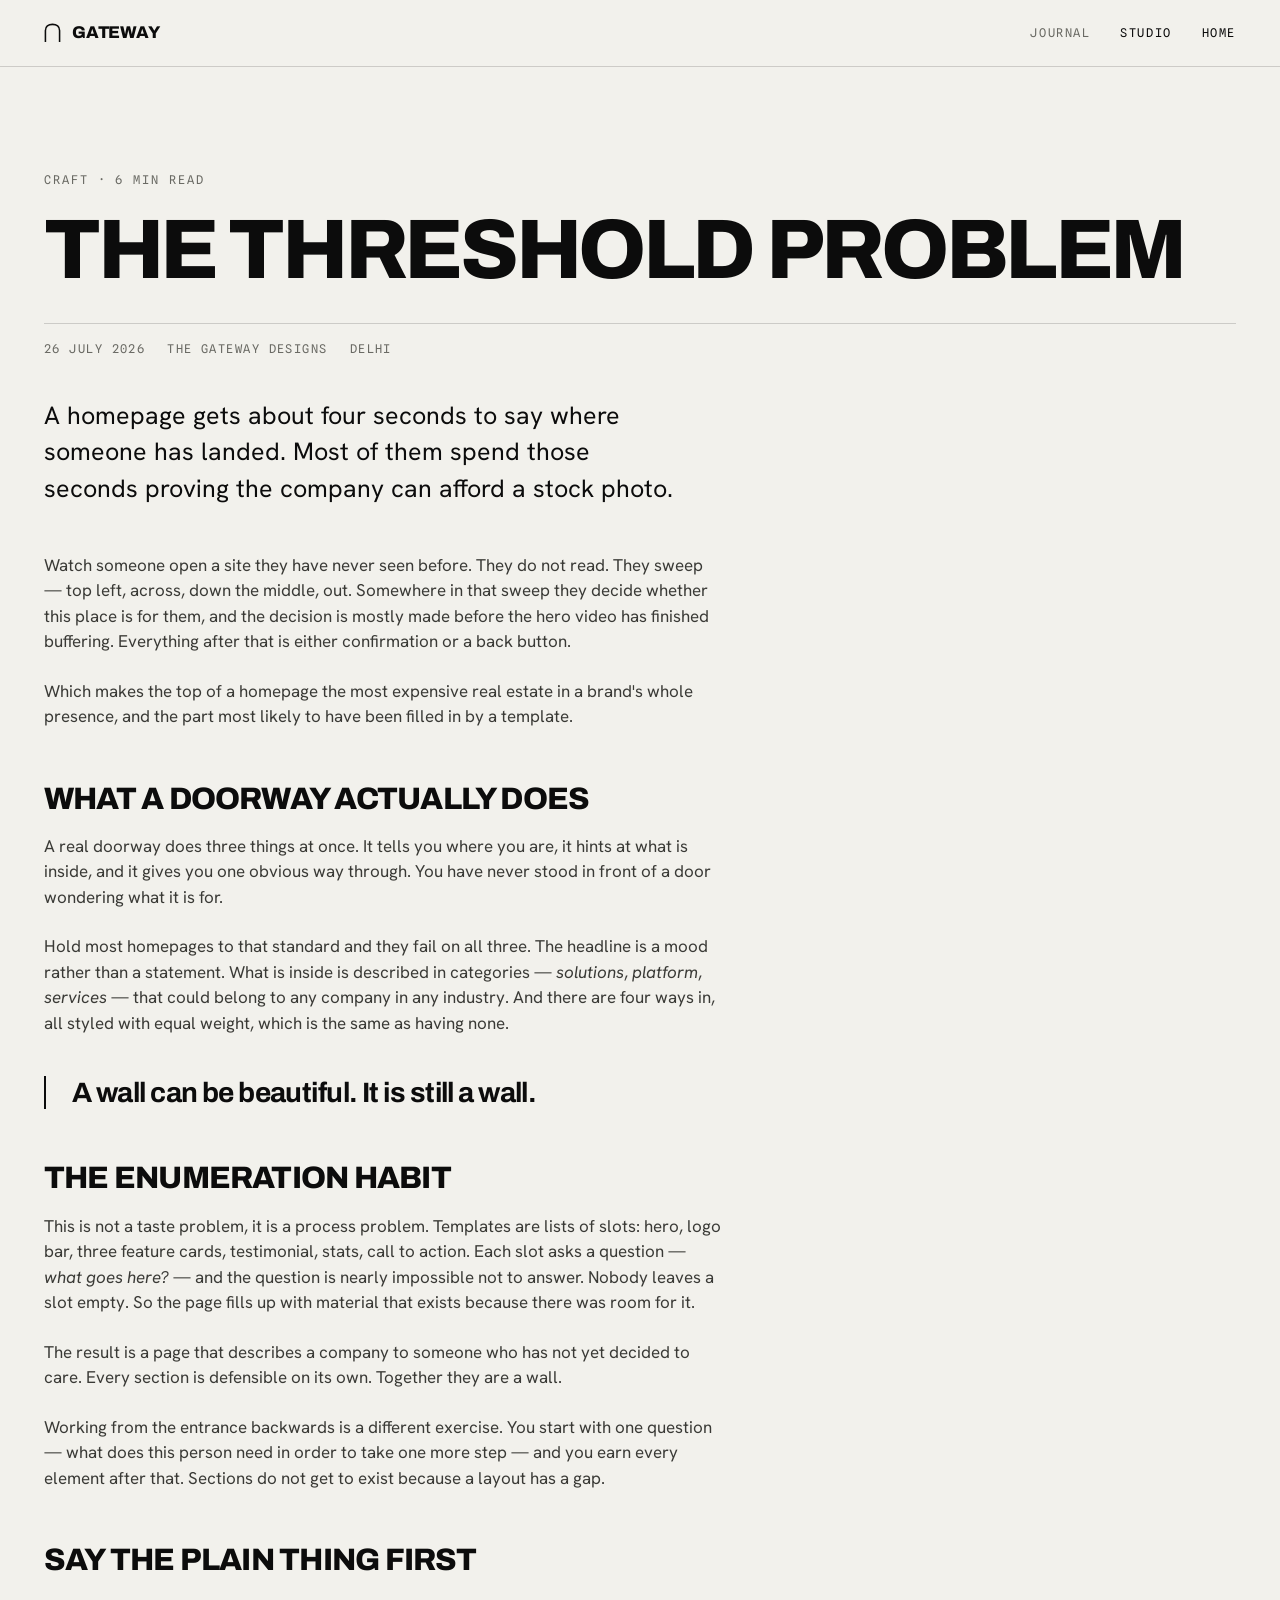
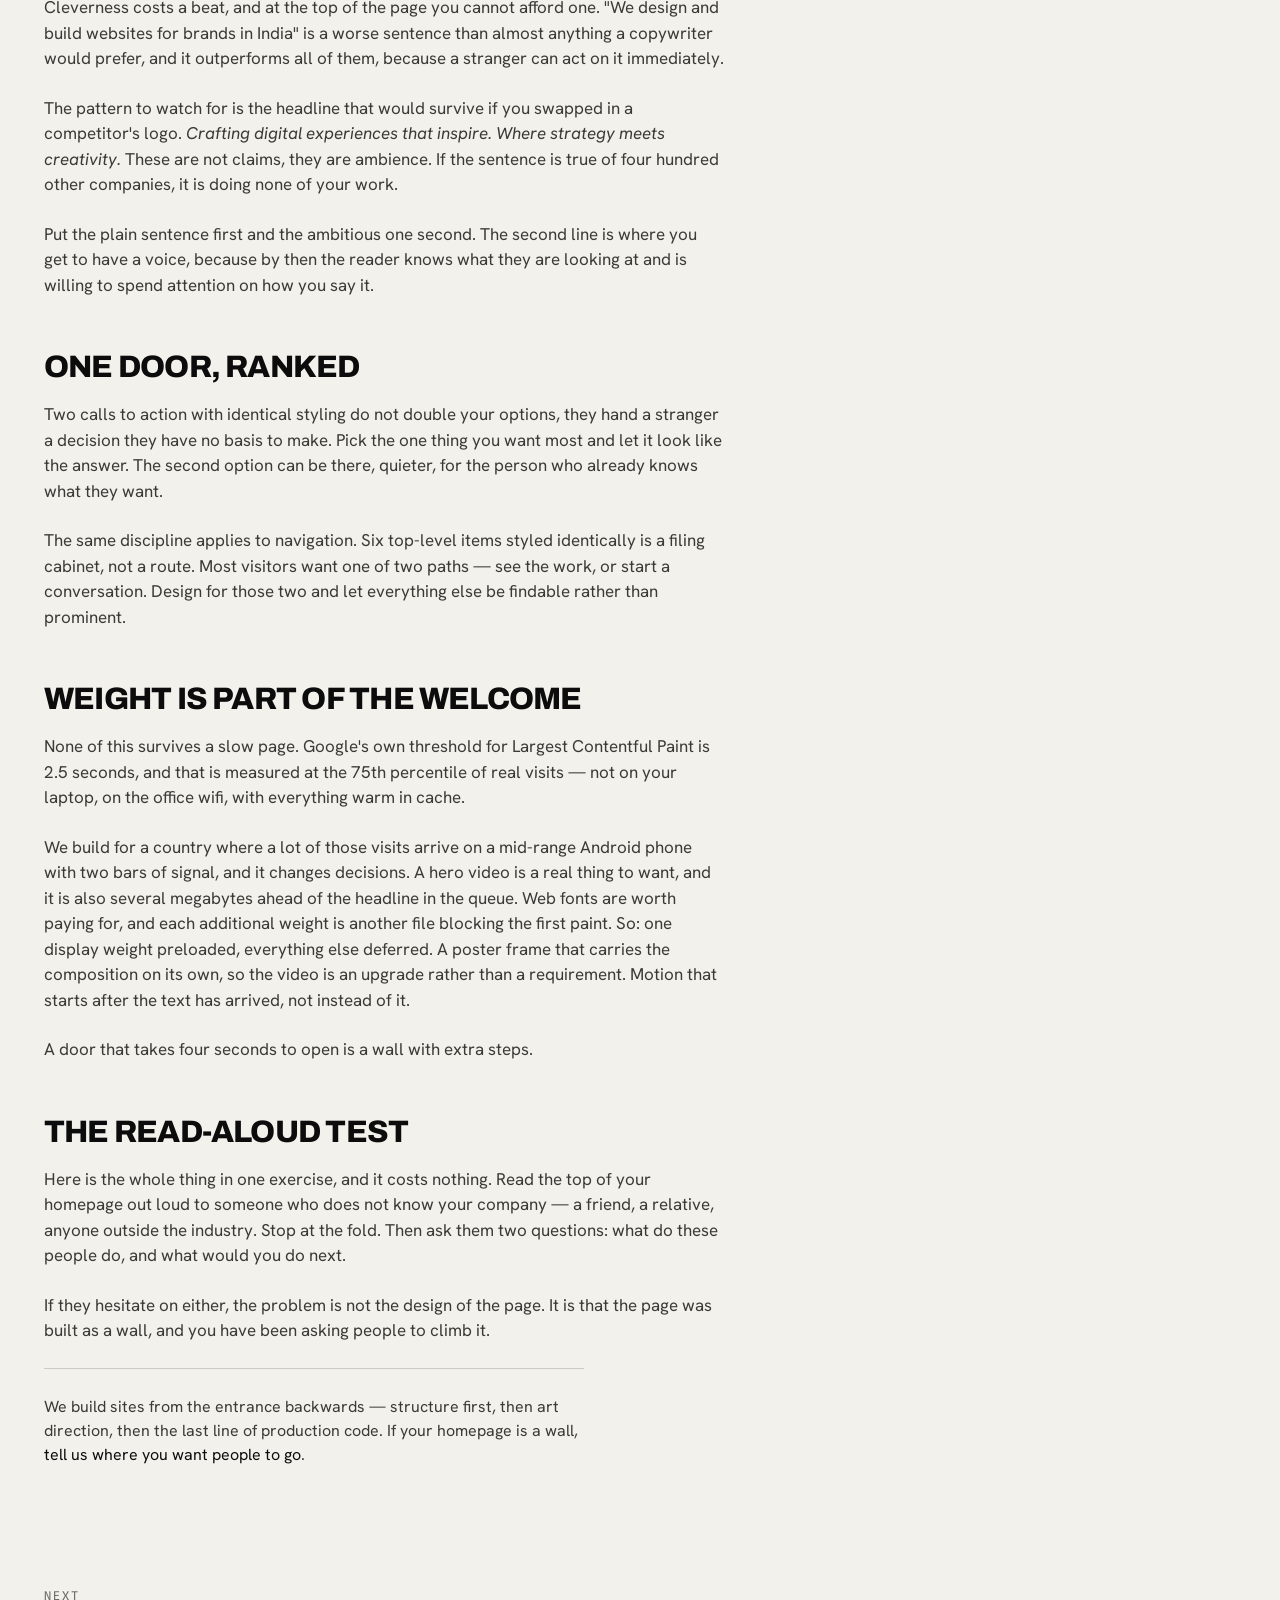
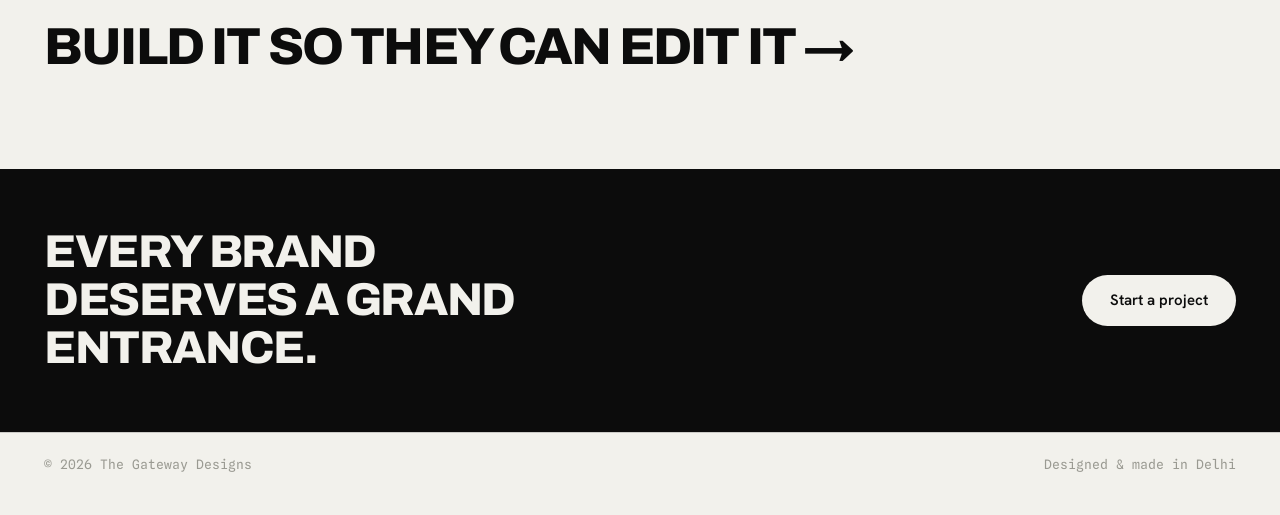
<file: journal/the-threshold-problem.html>
<!DOCTYPE html>
<html lang="en">
<head>
<meta charset="utf-8">
<meta name="viewport" content="width=device-width, initial-scale=1">
<title>The Threshold Problem — The Gateway Designs</title>
<meta name="description" content="Most homepages are built as walls to scroll past. What changes when you design the first four seconds as a doorway instead — and the read-aloud test that tells you whether yours works.">
<meta name="author" content="The Gateway Designs">
<link rel="canonical" href="https://www.thegatewaydesigns.com/journal/the-threshold-problem.html">
<meta name="theme-color" content="#f2f1ec">
<link rel="icon" href="/favicon.svg" type="image/svg+xml">
<link rel="alternate icon" href="/favicon-32.png" sizes="32x32" type="image/png">
<link rel="apple-touch-icon" href="/apple-touch-icon.png">
<meta property="og:type" content="article">
<meta property="og:site_name" content="The Gateway Designs">
<meta property="og:title" content="The Threshold Problem">
<meta property="og:description" content="Most homepages are built as walls to scroll past. What changes when you design the first four seconds as a doorway instead.">
<meta property="og:url" content="https://www.thegatewaydesigns.com/journal/the-threshold-problem.html">
<meta property="og:image" content="https://www.thegatewaydesigns.com/og-image.jpg">
<meta property="article:published_time" content="2026-07-26">
<meta name="twitter:card" content="summary_large_image">
<meta name="twitter:title" content="The Threshold Problem">
<meta name="twitter:description" content="Most homepages are built as walls to scroll past. What changes when you design the first four seconds as a doorway instead.">
<meta name="twitter:image" content="https://www.thegatewaydesigns.com/og-image.jpg">
<script type="application/ld+json">
{
  "@context": "https://schema.org",
  "@type": "Article",
  "headline": "The Threshold Problem",
  "description": "Most homepages are built as walls to scroll past. What changes when you design the first four seconds as a doorway instead.",
  "datePublished": "2026-07-26",
  "dateModified": "2026-07-26",
  "inLanguage": "en",
  "url": "https://www.thegatewaydesigns.com/journal/the-threshold-problem.html",
  "mainEntityOfPage": "https://www.thegatewaydesigns.com/journal/the-threshold-problem.html",
  "image": "https://www.thegatewaydesigns.com/og-image.jpg",
  "author": { "@type": "Organization", "name": "The Gateway Designs", "url": "https://www.thegatewaydesigns.com/" },
  "publisher": { "@type": "Organization", "name": "The Gateway Designs", "logo": { "@type": "ImageObject", "url": "https://www.thegatewaydesigns.com/apple-touch-icon.png" } }
}
</script>
<script type="application/ld+json">
{
  "@context": "https://schema.org",
  "@type": "BreadcrumbList",
  "itemListElement": [
    { "@type": "ListItem", "position": 1, "name": "Home", "item": "https://www.thegatewaydesigns.com/" },
    { "@type": "ListItem", "position": 2, "name": "Journal", "item": "https://www.thegatewaydesigns.com/journal/" },
    { "@type": "ListItem", "position": 3, "name": "The Threshold Problem" }
  ]
}
</script>
<link rel="preconnect" href="https://fonts.googleapis.com">
<link rel="preconnect" href="https://fonts.gstatic.com" crossorigin>
<link href="https://fonts.googleapis.com/css2?family=Archivo:wght@700;800&family=Hanken+Grotesk:wght@400;600&family=Spline+Sans+Mono:wght@400&display=swap" rel="stylesheet">
<link rel="stylesheet" href="/journal/journal.css">
</head>
<body>

<header class="masthead">
  <div class="wrap">
    <a class="wordmark" href="/">
      <svg width="17" height="19" viewBox="0 0 24 26" fill="none" aria-hidden="true"><path d="M2,26 L2,10 C2,4.5 6,1.5 12,1.5 C18,1.5 22,4.5 22,10 L22,26" stroke="#0c0c0c" stroke-width="2.2" stroke-linecap="round"/></svg>
      <span>Gateway</span>
    </a>
    <nav>
      <a href="/journal/" aria-current="true">Journal</a>
      <a href="/" class="hide-sm">Studio</a>
      <a href="/">Home</a>
    </nav>
  </div>
</header>

<main>
  <article>
    <div class="wrap article-head">
      <p class="kicker">Craft · 6 min read</p>
      <h1>The threshold problem</h1>
      <div class="dateline">
        <span>26 July 2026</span>
        <span>The Gateway Designs</span>
        <span>Delhi</span>
      </div>
      <p class="lede">A homepage gets about four seconds to say where someone has landed. Most of them spend those seconds proving the company can afford a stock photo.</p>
    </div>

    <div class="wrap measure article-body">
      <p>Watch someone open a site they have never seen before. They do not read. They sweep — top left, across, down the middle, out. Somewhere in that sweep they decide whether this place is for them, and the decision is mostly made before the hero video has finished buffering. Everything after that is either confirmation or a back button.</p>

      <p>Which makes the top of a homepage the most expensive real estate in a brand's whole presence, and the part most likely to have been filled in by a template.</p>

      <h2>What a doorway actually does</h2>

      <p>A real doorway does three things at once. It tells you where you are, it hints at what is inside, and it gives you one obvious way through. You have never stood in front of a door wondering what it is for.</p>

      <p>Hold most homepages to that standard and they fail on all three. The headline is a mood rather than a statement. What is inside is described in categories — <em>solutions</em>, <em>platform</em>, <em>services</em> — that could belong to any company in any industry. And there are four ways in, all styled with equal weight, which is the same as having none.</p>

      <blockquote><p>A wall can be beautiful. It is still a wall.</p></blockquote>

      <h2>The enumeration habit</h2>

      <p>This is not a taste problem, it is a process problem. Templates are lists of slots: hero, logo bar, three feature cards, testimonial, stats, call to action. Each slot asks a question — <em>what goes here?</em> — and the question is nearly impossible not to answer. Nobody leaves a slot empty. So the page fills up with material that exists because there was room for it.</p>

      <p>The result is a page that describes a company to someone who has not yet decided to care. Every section is defensible on its own. Together they are a wall.</p>

      <p>Working from the entrance backwards is a different exercise. You start with one question — what does this person need in order to take one more step — and you earn every element after that. Sections do not get to exist because a layout has a gap.</p>

      <h2>Say the plain thing first</h2>

      <p>Cleverness costs a beat, and at the top of the page you cannot afford one. "We design and build websites for brands in India" is a worse sentence than almost anything a copywriter would prefer, and it outperforms all of them, because a stranger can act on it immediately.</p>

      <p>The pattern to watch for is the headline that would survive if you swapped in a competitor's logo. <em>Crafting digital experiences that inspire.</em> <em>Where strategy meets creativity.</em> These are not claims, they are ambience. If the sentence is true of four hundred other companies, it is doing none of your work.</p>

      <p>Put the plain sentence first and the ambitious one second. The second line is where you get to have a voice, because by then the reader knows what they are looking at and is willing to spend attention on how you say it.</p>

      <h2>One door, ranked</h2>

      <p>Two calls to action with identical styling do not double your options, they hand a stranger a decision they have no basis to make. Pick the one thing you want most and let it look like the answer. The second option can be there, quieter, for the person who already knows what they want.</p>

      <p>The same discipline applies to navigation. Six top-level items styled identically is a filing cabinet, not a route. Most visitors want one of two paths — see the work, or start a conversation. Design for those two and let everything else be findable rather than prominent.</p>

      <h2>Weight is part of the welcome</h2>

      <p>None of this survives a slow page. Google's own threshold for Largest Contentful Paint is 2.5 seconds, and that is measured at the 75th percentile of real visits — not on your laptop, on the office wifi, with everything warm in cache.</p>

      <p>We build for a country where a lot of those visits arrive on a mid-range Android phone with two bars of signal, and it changes decisions. A hero video is a real thing to want, and it is also several megabytes ahead of the headline in the queue. Web fonts are worth paying for, and each additional weight is another file blocking the first paint. So: one display weight preloaded, everything else deferred. A poster frame that carries the composition on its own, so the video is an upgrade rather than a requirement. Motion that starts after the text has arrived, not instead of it.</p>

      <p>A door that takes four seconds to open is a wall with extra steps.</p>

      <h2>The read-aloud test</h2>

      <p>Here is the whole thing in one exercise, and it costs nothing. Read the top of your homepage out loud to someone who does not know your company — a friend, a relative, anyone outside the industry. Stop at the fold. Then ask them two questions: what do these people do, and what would you do next.</p>

      <p>If they hesitate on either, the problem is not the design of the page. It is that the page was built as a wall, and you have been asking people to climb it.</p>

      <p class="endnote">We build sites from the entrance backwards — structure first, then art direction, then the last line of production code. If your homepage is a wall, <a href="/">tell us where you want people to go</a>.</p>
    </div>
  </article>

  <div class="wrap next">
    <p class="kicker">Next</p>
    <a href="/journal/build-it-so-they-can-edit-it.html">Build it so they can edit it →</a>
  </div>

  <section class="cta">
    <div class="wrap">
      <p>Every brand deserves a grand entrance.</p>
      <a class="pill" href="/">Start a project</a>
    </div>
  </section>
</main>

<footer class="colophon">
  <div class="wrap">
    <span>© 2026 The Gateway Designs</span>
    <span>Designed &amp; made in Delhi</span>
  </div>
</footer>

</body>
</html>
</file>
<file: journal/journal.css>
/* The Gateway Designs — journal. Static pages, same design language as the
   site, no runtime. Kept separate from index.html so each article is a real,
   crawlable URL. */

*, *::before, *::after { box-sizing: border-box; }

:root {
  --paper: #f2f1ec;
  --ink: #0c0c0c;
  --ink-2: #3a3a36;
  --ink-3: #4a4a45;
  --muted: #6a6a64;
  --faint: #9a9a92;
  --rule: rgba(12, 12, 12, .16);
  --display: 'Archivo', 'Helvetica Neue', Helvetica, Arial, sans-serif;
  --body: 'Hanken Grotesk', system-ui, sans-serif;
  --mono: 'Spline Sans Mono', ui-monospace, monospace;
}

html { -webkit-text-size-adjust: 100%; }

body {
  margin: 0;
  background: var(--paper);
  color: var(--ink);
  font-family: var(--body);
  font-size: 17px;
  line-height: 1.5;
  overflow-x: hidden;
}

a { color: var(--ink); text-decoration: none; }
a:hover { color: var(--muted); }
::selection { background: var(--ink); color: var(--paper); }

.wrap { max-width: 1440px; margin: 0 auto; padding: 0 clamp(22px, 5vw, 44px); }
/* Constrain the children, not the wrap itself: .wrap is margin:0 auto, so a
   max-width here would centre the column away from the masthead and head. */
.measure > * { max-width: 68ch; }

/* ---------- masthead ---------- */

.masthead {
  border-bottom: 1px solid var(--rule);
  position: sticky;
  top: 0;
  background: rgba(242, 241, 236, .92);
  backdrop-filter: blur(8px);
  -webkit-backdrop-filter: blur(8px);
  z-index: 10;
}
.masthead .wrap {
  display: flex;
  align-items: center;
  justify-content: space-between;
  gap: 24px;
  padding-top: 20px;
  padding-bottom: 20px;
}
.wordmark { display: flex; align-items: center; gap: 11px; }
.wordmark span {
  font-family: var(--display);
  font-weight: 800;
  font-size: 17px;
  letter-spacing: -.01em;
  text-transform: uppercase;
}
.masthead nav {
  display: flex;
  gap: clamp(14px, 3vw, 30px);
  font-family: var(--mono);
  font-size: 12px;
  letter-spacing: .13em;
  text-transform: uppercase;
}
/* 'page' on the journal index, 'true' on an article (ancestor in the set).
   Both read as "you are here", so both get the muted treatment — but the link
   is still a link, so hover has to out-rank it or it reads as disabled. */
.masthead nav a[aria-current] { color: var(--muted); }
.masthead nav a[aria-current]:hover { color: var(--ink); }

/* ---------- shared bits ---------- */

.kicker {
  font-family: var(--mono);
  font-size: 12px;
  letter-spacing: .16em;
  text-transform: uppercase;
  color: var(--muted);
  margin: 0;
}

.rule { border: 0; border-top: 1px solid var(--rule); margin: 0; }

.pill {
  display: inline-block;
  font-family: var(--body);
  font-size: 15px;
  font-weight: 600;
  padding: 14px 28px;
  border-radius: 100px;
  background: var(--ink);
  color: var(--paper);
}
.pill:hover { background: #2a2a26; color: var(--paper); }
.pill.ghost { background: none; color: var(--ink); border: 1px solid rgba(12, 12, 12, .3); }
.pill.ghost:hover { border-color: var(--ink); color: var(--ink); }

/* ---------- index ---------- */

.index-head { padding-top: clamp(72px, 11vw, 128px); }
.index-head h1 {
  font-family: var(--display);
  font-weight: 800;
  font-size: clamp(52px, 10vw, 132px);
  line-height: .9;
  letter-spacing: -.045em;
  margin: 26px 0 0;
  text-transform: uppercase;
}
.index-head p { max-width: 56ch; font-size: 19px; color: var(--ink-2); margin: 30px 0 56px; }

.entries { border-top: 1px solid var(--rule); }
.entry {
  display: grid;
  grid-template-columns: 78px 1.35fr 1fr;
  gap: 12px 30px;
  align-items: baseline;
  padding: 34px 0;
  border-bottom: 1px solid var(--rule);
  transition: padding-left .35s ease;
}
.entry:hover { padding-left: 16px; color: var(--ink); }
.entry .no { font-family: var(--mono); font-size: 13px; color: var(--muted); }
.entry h2 {
  font-family: var(--display);
  font-weight: 700;
  font-size: clamp(24px, 3.2vw, 40px);
  line-height: 1.02;
  letter-spacing: -.028em;
  margin: 0;
  text-transform: uppercase;
}
.entry .dek { color: var(--ink-3); font-size: 17px; line-height: 1.55; margin: 0; max-width: 46ch; }
.entry .meta {
  grid-column: 2 / -1;
  font-family: var(--mono);
  font-size: 11px;
  letter-spacing: .12em;
  text-transform: uppercase;
  color: var(--muted);
}

/* ---------- article ---------- */

.article-head { padding-top: clamp(64px, 9vw, 104px); }
.article-head h1 {
  font-family: var(--display);
  font-weight: 800;
  font-size: clamp(38px, 6.6vw, 86px);
  line-height: .93;
  letter-spacing: -.04em;
  margin: 22px 0 0;
  text-transform: uppercase;
  max-width: 24ch;
}
.dateline {
  display: flex;
  flex-wrap: wrap;
  gap: 10px 22px;
  font-family: var(--mono);
  font-size: 12px;
  letter-spacing: .12em;
  text-transform: uppercase;
  color: var(--muted);
  margin: 34px 0 0;
  padding: 16px 0 0;
  border-top: 1px solid var(--rule);
}
.lede {
  font-size: clamp(20px, 2.1vw, 25px);
  line-height: 1.45;
  color: var(--ink);
  margin: 40px 0 0;
  max-width: 46ch;
}

.article-body { padding-top: 46px; }
.article-body p { margin: 0 0 24px; color: var(--ink-2); }
.article-body h2 {
  font-family: var(--display);
  font-weight: 800;
  font-size: clamp(23px, 2.6vw, 31px);
  line-height: 1.1;
  letter-spacing: -.025em;
  text-transform: uppercase;
  color: var(--ink);
  margin: 52px 0 18px;
}
.article-body ul { margin: 0 0 24px; padding-left: 22px; color: var(--ink-2); }
.article-body li { margin-bottom: 10px; }
.article-body strong { font-weight: 600; color: var(--ink); }
.article-body code {
  font-family: var(--mono);
  font-size: .88em;
  background: rgba(12, 12, 12, .06);
  padding: 2px 5px;
  border-radius: 3px;
}
.article-body blockquote {
  margin: 40px 0;
  padding: 0 0 0 26px;
  border-left: 2px solid var(--ink);
  font-family: var(--display);
  font-weight: 700;
  font-size: clamp(21px, 2.3vw, 28px);
  line-height: 1.18;
  letter-spacing: -.02em;
  color: var(--ink);
}
.article-body blockquote p { color: inherit; margin: 0; }

.endnote {
  margin: 56px 0 0;
  padding: 26px 0 0;
  border-top: 1px solid var(--rule);
  font-size: 16px;
  color: var(--muted);
  max-width: 60ch;
}

/* ---------- foot ---------- */

.next { padding-top: clamp(64px, 8vw, 96px); }
.next .kicker { margin-bottom: 16px; }
.next a {
  font-family: var(--display);
  font-weight: 800;
  font-size: clamp(28px, 4.4vw, 52px);
  line-height: 1;
  letter-spacing: -.035em;
  text-transform: uppercase;
  display: inline-block;
}

.cta {
  margin-top: clamp(64px, 8vw, 96px);
  background: var(--ink);
  color: var(--paper);
}
.cta .wrap {
  display: flex;
  flex-wrap: wrap;
  align-items: center;
  justify-content: space-between;
  gap: 24px;
  padding-top: 60px;
  padding-bottom: 60px;
}
.cta p {
  font-family: var(--display);
  font-weight: 800;
  font-size: clamp(26px, 3.8vw, 46px);
  letter-spacing: -.03em;
  line-height: 1.04;
  margin: 0;
  max-width: 20ch;
  text-transform: uppercase;
}
.cta .pill { background: var(--paper); color: var(--ink); }
.cta .pill:hover { background: #c3c2ba; color: var(--ink); }

.colophon {
  border-top: 1px solid var(--rule);
  margin-top: 0;
}
.colophon .wrap {
  display: flex;
  flex-wrap: wrap;
  justify-content: space-between;
  gap: 12px;
  padding-top: 22px;
  padding-bottom: 40px;
  font-family: var(--mono);
  font-size: 13px;
  color: var(--faint);
}

@media (max-width: 760px) {
  .entry { grid-template-columns: auto 1fr; }
  .entry .dek { grid-column: 1 / -1; max-width: none; }
  .entry .meta { grid-column: 1 / -1; }
  .masthead nav a.hide-sm { display: none; }
}

@media (prefers-reduced-motion: reduce) {
  * { animation: none !important; transition: none !important; }
}
</file>
